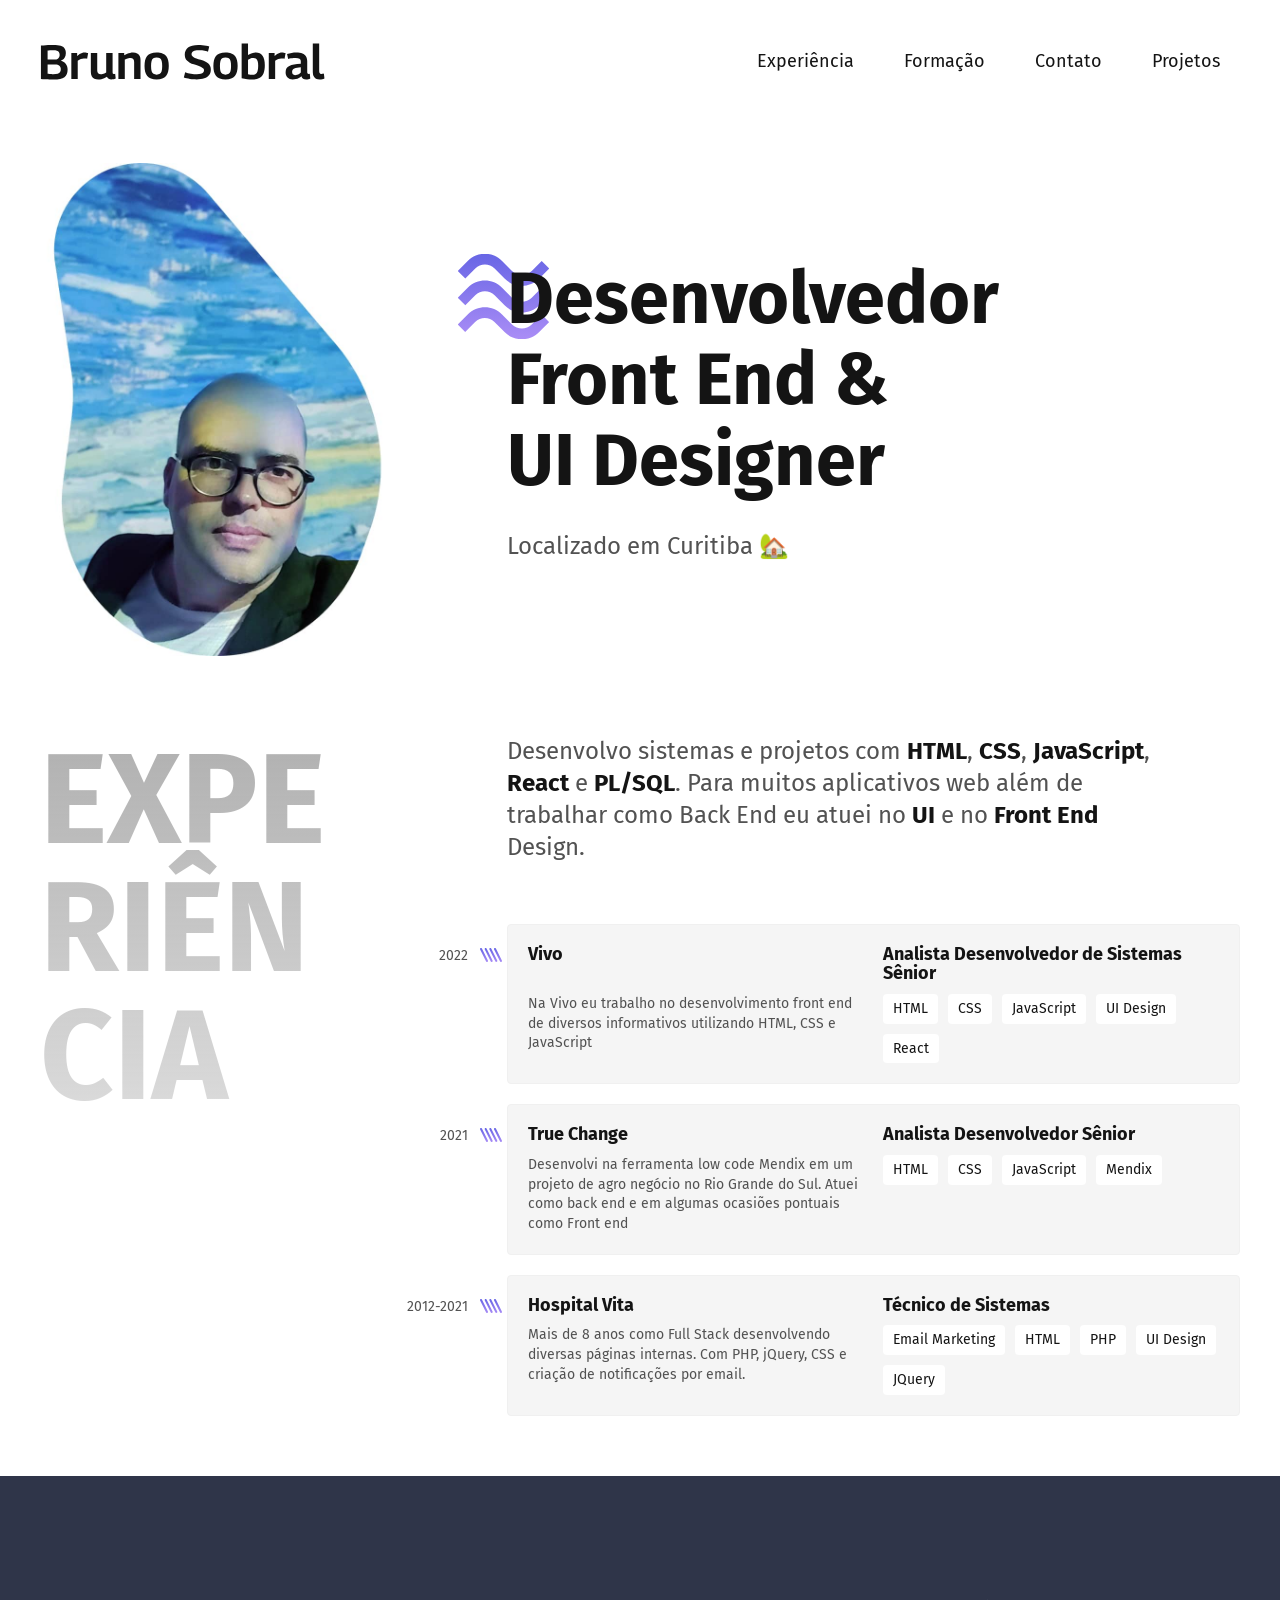
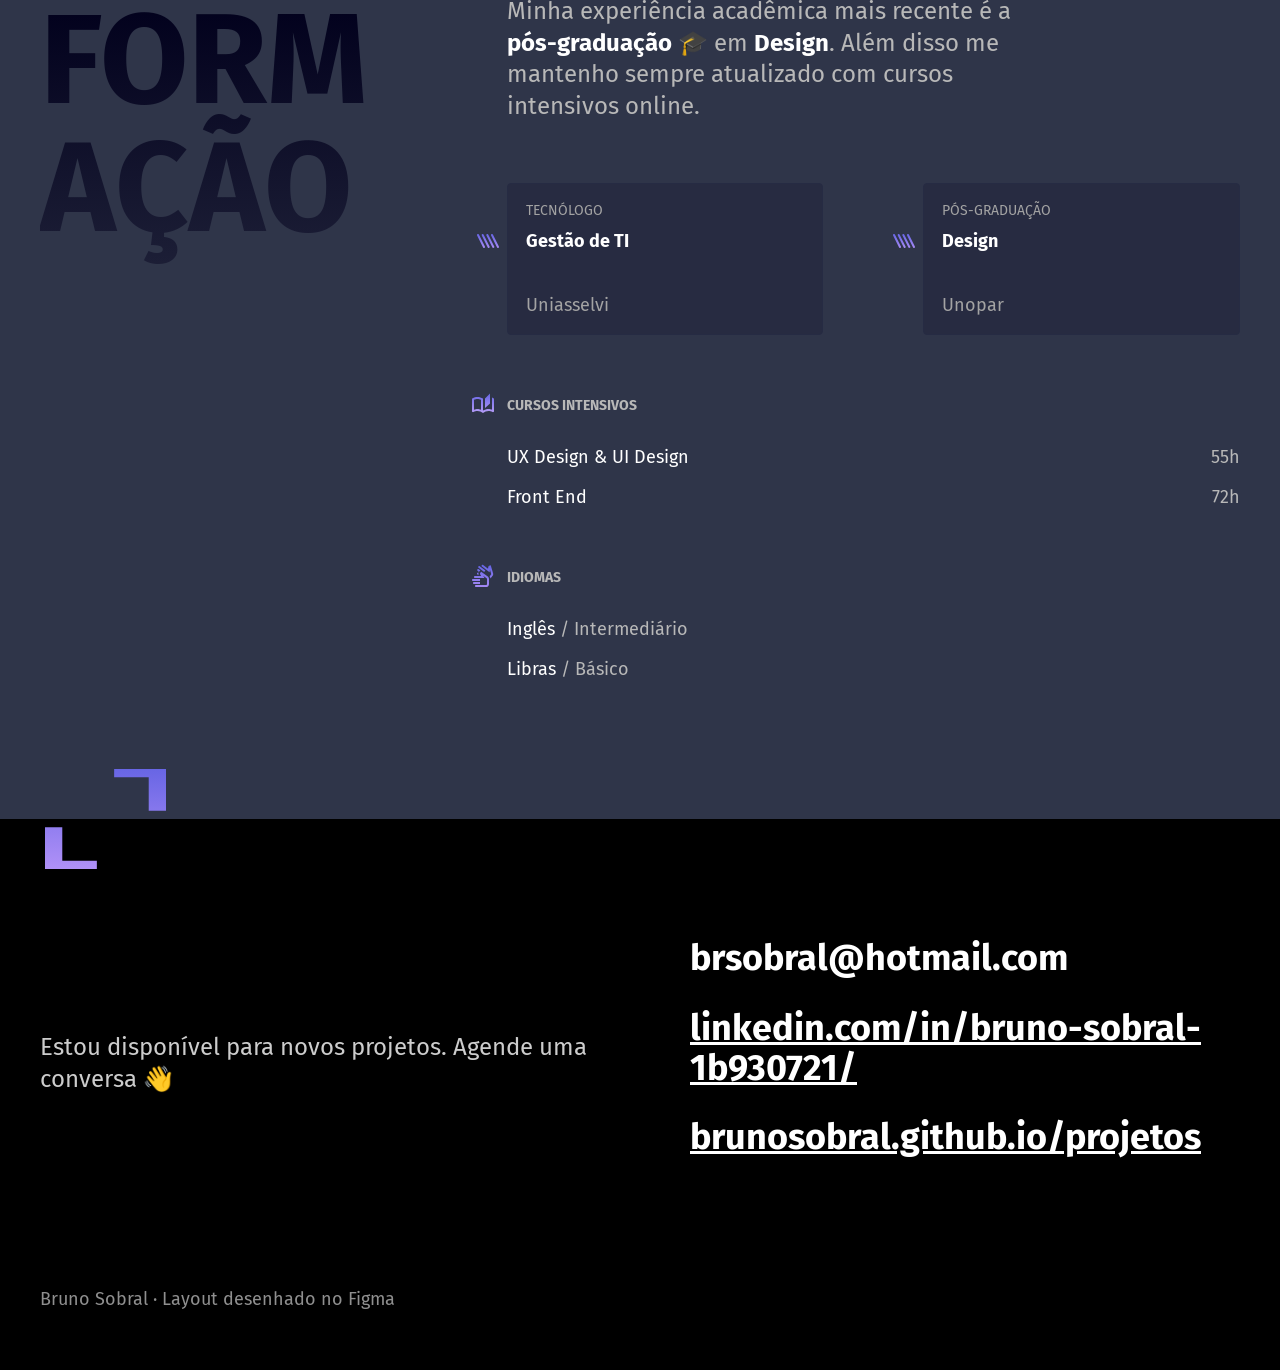
<file: index.html>
<!DOCTYPE html>
<html lang="pt-br">

<head>
  <meta charset="UTF-8">
  <meta name="viewport" content="width=device-width">
  <meta name="description" content="Currículo de Bruno Sobral, desenvolvedor de sistemas e UI designer em Curitiba. Layout desenhado por ele no Figma e codificado em HTML e CSS.">
  <meta property="og:type" content="website">
  <meta property="og:url" content="https://brunosobral.github.io/">
  <meta property="og:title" content="Bruno Sobral: currículo">
  <meta property="og:description" content="Desenvolvedor de sistemas e UI designer em Curitiba. Currículo desenhado no Figma e codificado em HTML e CSS.">
  <meta property="og:image" content="https://brunosobral.github.io/og-curriculo.png">
  <meta property="og:image:width" content="1200">
  <meta property="og:image:height" content="627">
  <meta name="twitter:card" content="summary_large_image">
  <title>Bruno Sobral: desenvolvedor e designer</title>
  <link rel="stylesheet" href="./css/style.min.css">
  <link rel="icon" href="./favicon.svg" type="image/svg+xml">
  <link rel="preconnect" href="https://fonts.googleapis.com">
  <link rel="preconnect" href="https://fonts.gstatic.com" crossorigin>
  <link href="https://fonts.googleapis.com/css2?family=Fira+Sans:wght@400;700&display=swap" rel="stylesheet">
</head>

<body>
  <header class="header">
    <img src="./img2/marca.svg" alt="Bruno Sobral" width="285" height="37">
    <nav>
      <ul class="header-menu">
        <li><a href="#experiencia">Experiência</a></li>
        <li><a href="#formacao">Formação</a></li>
        <li><a href="#contato">Contato</a></li>
        <li><a href="/projetos/">Projetos</a></li>
      </ul>
    </nav>
  </header>

  <main class="introducao">
    <img src="./img2/perfil.jpg" alt="Foto Perfil" width="387" height="520">
    <div>
      <h1>Desenvolvedor<br>Front End &<br> UI Designer</h1>
      <p>Localizado em Curitiba 🏡</p>
    </div>
  </main>

  <section class="experiencia" id="experiencia" aria-label="Experiência">
    <h2 class="subtitulo">Experiência</h2>
    <div>
      <p class="experiencia-texto">Desenvolvo sistemas e projetos
        com <strong>HTML</strong>, <strong>CSS</strong>,
        <strong>JavaScript</strong>, <strong>React</strong> e <strong>PL/SQL</strong>.
        Para muitos aplicativos web além de trabalhar como Back End eu
        atuei no <strong>UI</strong> e no
        <strong>Front End</strong> Design.
      </p>

      <div class="empresa">
        <span class="empresa-ano">2022</span>
        <h3 class="empresa-titulo">Vivo</h3>
        <span class="empresa-titulo">Analista Desenvolvedor de Sistemas Sênior</span>
        <p class="empresa-texto">Na Vivo eu trabalho no desenvolvimento front end de diversos informativos utilizando HTML, CSS e JavaScript</p>
        <ul class="empresa-habilidades">
          <li>HTML</li>
          <li>CSS</li>
          <li>JavaScript</li>
          <li>UI Design</li>
          <li>React</li>
        </ul>
      </div>

      <div class="empresa">
        <span class="empresa-ano">2021</span>
        <h3 class="empresa-titulo">True Change</h3>
        <span class="empresa-titulo">Analista Desenvolvedor Sênior</span>
        <p class="empresa-texto">Desenvolvi na ferramenta low code Mendix em um projeto de agro negócio no Rio Grande do Sul. Atuei como back end e em algumas ocasiões pontuais como Front end</p>
        <ul class="empresa-habilidades">
          <li>HTML</li>
          <li>CSS</li>
          <li>JavaScript</li>
          <li>Mendix</li>
        </ul>
      </div>

      <div class="empresa">
        <span class="empresa-ano">2012-2021</span>
        <h3 class="empresa-titulo">Hospital Vita</h3>
        <span class="empresa-titulo">Técnico de Sistemas</span>
        <p class="empresa-texto">Mais de 8 anos como Full Stack desenvolvendo diversas páginas internas. Com PHP, jQuery, CSS e criação de notificações por email.</p>
        <ul class="empresa-habilidades">
          <li>Email Marketing</li>
          <li>HTML</li>
          <li>PHP</li>
          <li>UI Design</li>
          <li>JQuery</li>
        </ul>
      </div>
    </div>
  </section>

  <section class="formacao" id="formacao" aria-label="Formação">
    <div class="formacao-container">
      <h2 class="subtitulo">Formação</h2>
      <div>
        <p class="formacao-texto"> Minha experiência acadêmica
          mais recente é a
          <strong>pós-graduação</strong> 🎓 em <strong>Design</strong>.
          Além disso me mantenho sempre atualizado
          com cursos intensivos online.
        </p>

        <ul class="faculdade-lista">
          <li class="faculdade">
            <span class="faculdade-tipo">Tecnólogo</span>
            <h3 class="faculdade-curso">Gestão de TI</h3>
            <span class="faculdade-instituicao">Uniasselvi</span>
          </li>
          <li class="faculdade">
            <span class="faculdade-tipo">Pós-graduação</span>
            <h3 class="faculdade-curso">Design</h3>
            <span class="faculdade-instituicao">Unopar</span>
          </li>
        </ul>

        <div class="formacao-extra">
          <div class="cursos">
            <h3>Cursos Intensivos</h3>
            <ul>
              <li>UX Design & UI Design <span>55h</span></li>
              <li>Front End <span>72h</span></li>
            </ul>
          </div>

          <div class="idiomas">
            <h3>Idiomas</h3>
            <ul>
              <li>Inglês <span>/ Intermediário</span></li>
              <li>Libras <span>/ Básico</span></li>
            </ul>
          </div>
        </div>

      </div>
    </div>
  </section>

  <footer class="footer" id="contato">
    <div class="footer-container">
      <p class="footer-texto">Estou disponível para novos projetos. Agende uma conversa 👋</p>
      <ul class="footer-contato">
        <li>brsobral@hotmail.com</li>
        <li><a href="https://www.linkedin.com/in/bruno-sobral-1b930721/">linkedin.com/in/bruno-sobral-1b930721/</a></li>
        <li><a href="/projetos/">brunosobral.github.io/projetos</a></li>
      </ul>
      <p class="footer-copy">Bruno Sobral · Layout desenhado no Figma</p>
    </div>
  </footer>


</body>

</html>
</file>
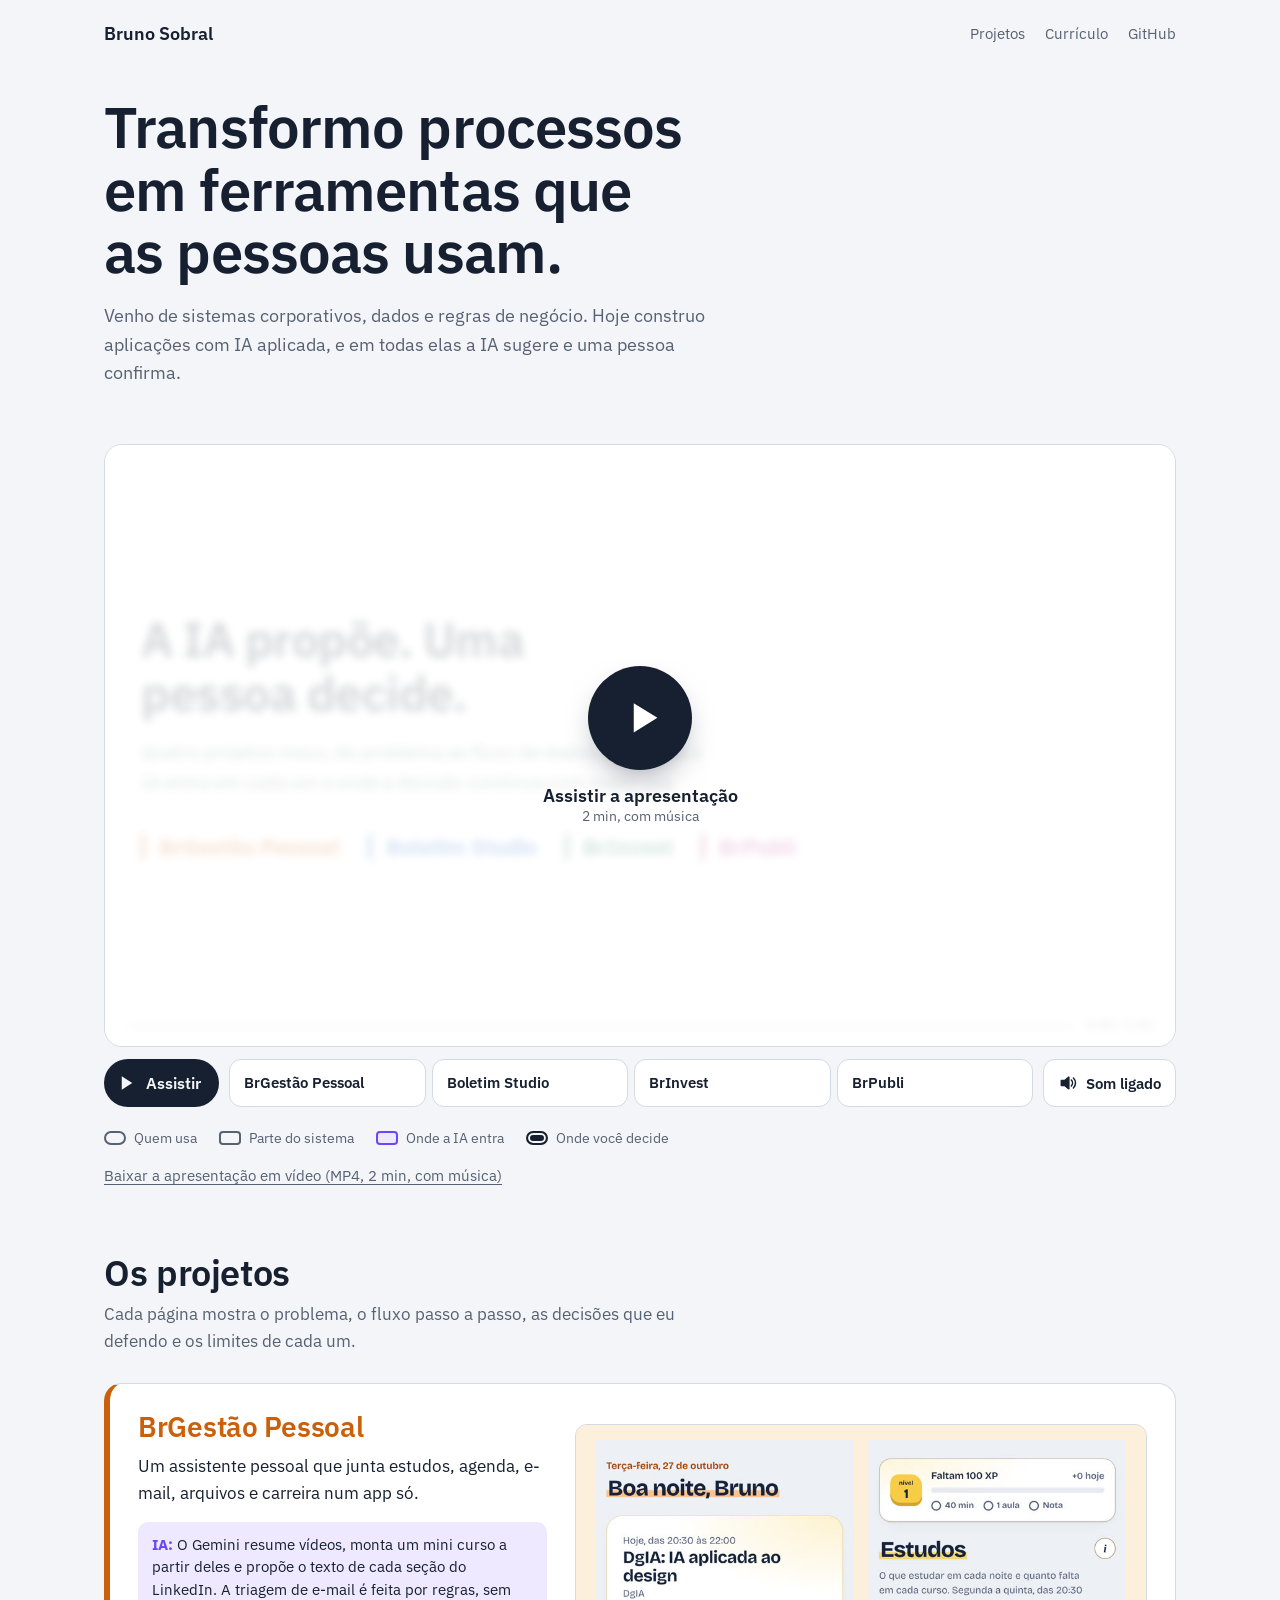
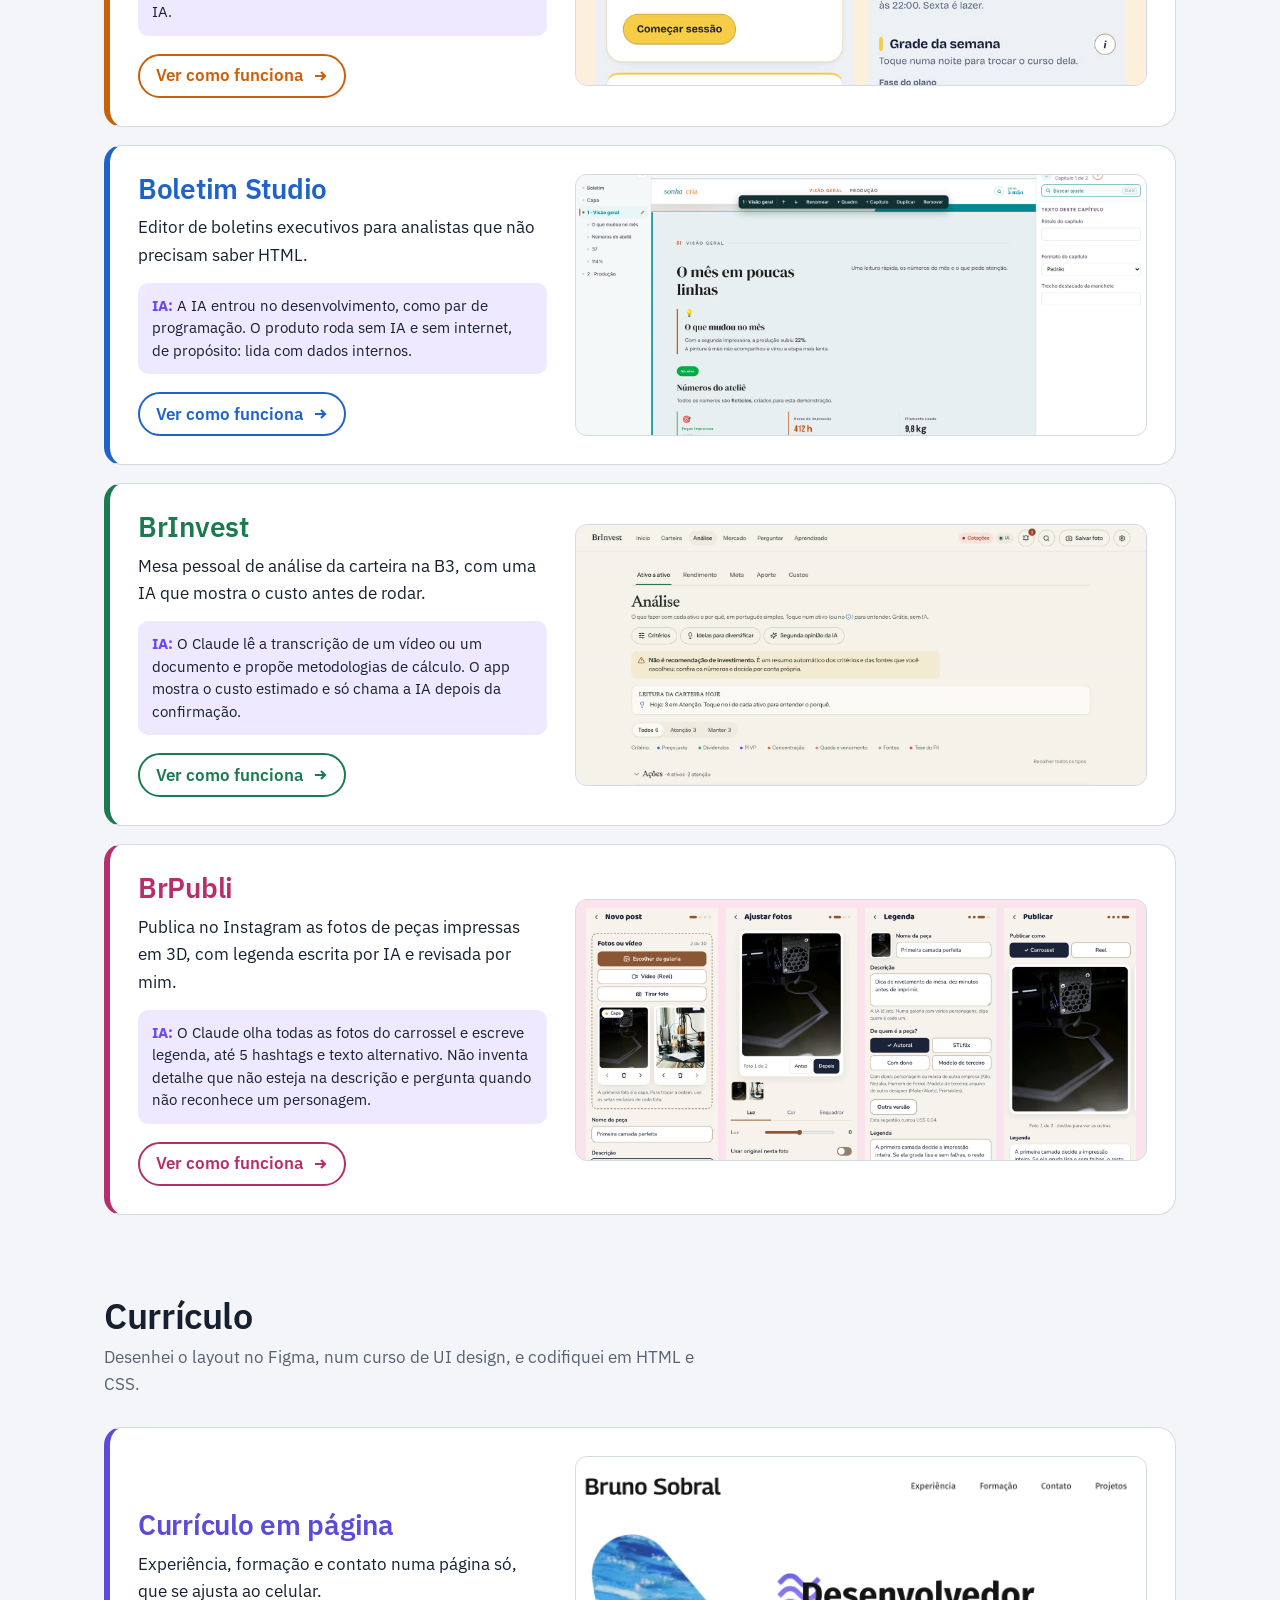
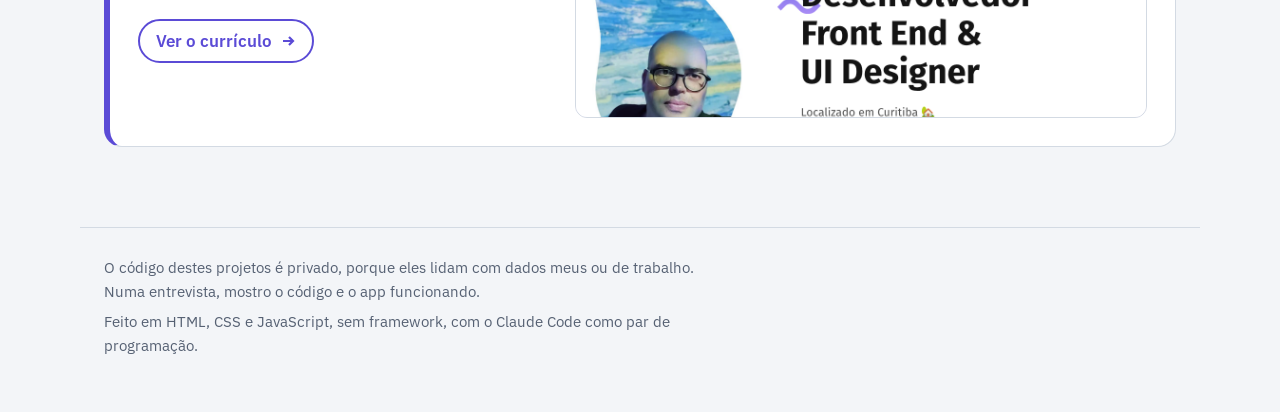
<file: projetos/index.html>
<!doctype html>
<html lang="pt-BR">
<head>
<meta charset="utf-8">
<meta name="viewport" content="width=device-width, initial-scale=1">
<title>Bruno Sobral: projetos com IA aplicada</title>
<meta name="description" content="Quatro projetos pessoais, do problema ao fluxo de dados, mostrando onde a IA entra e onde a decisão continua com uma pessoa.">
<meta property="og:type" content="website">
<meta property="og:title" content="Bruno Sobral: projetos com IA aplicada">
<meta property="og:description" content="Quatro projetos pessoais, do problema ao fluxo de dados, mostrando onde a IA entra e onde a decisão continua com uma pessoa.">
<meta property="og:url" content="https://brunosobral.github.io/projetos/">
<meta property="og:image" content="https://brunosobral.github.io/projetos/og/inicio.png">
<meta property="og:image:width" content="1200">
<meta property="og:image:height" content="630">
<meta name="twitter:card" content="summary_large_image">
<link rel="icon" href="../favicon.svg" type="image/svg+xml">
<link rel="preconnect" href="https://fonts.googleapis.com">
<link rel="preconnect" href="https://fonts.gstatic.com" crossorigin>
<link href="https://fonts.googleapis.com/css2?family=IBM+Plex+Sans:ital,wght@0,400;0,500;0,600;0,700;1,400&display=swap" rel="stylesheet">
<link rel="stylesheet" href="estilo.css">
</head>
<body>
<a class="pular" href="#conteudo">Pular para o conteúdo</a>
<header class="topo largura">
  <a class="nome" href="">Bruno Sobral</a>
  <nav aria-label="Principal"><a href="#projetos">Projetos</a><a href="/">Currículo</a><a href="https://github.com/BrunoSobral">GitHub</a></nav>
</header>
<main id="conteudo">
<section class="abertura largura">
  <h1>Transformo processos em ferramentas que as pessoas usam.</h1>
  <p>Venho de sistemas corporativos, dados e regras de negócio. Hoje construo aplicações com IA aplicada, e em todas elas a IA sugere e uma pessoa confirma.</p>
</section>
<section class="apresentacao largura" aria-label="Apresentação dos projetos">
  <div class="palco" data-palco data-trilha="video/trilha.mp3" data-abre="&lt;p class=&quot;grande&quot;&gt;A IA propõe. Uma pessoa decide.&lt;/p&gt;&lt;p class=&quot;miuda&quot;&gt;Quatro projetos meus, do problema ao fluxo de dados. Veja onde a IA entra em cada um e onde a decisão continua com quem usa.&lt;/p&gt;" data-fecha="&lt;p class=&quot;grande&quot;&gt;Ferramentas que as pessoas usam, com IA onde ela ajuda.&lt;/p&gt;&lt;p class=&quot;miuda&quot;&gt;Os diagramas e o que cada projeto resolve estão em brunosobral.github.io/projetos&lt;/p&gt;"></div>
  <div class="controles">
    <button class="botao-tocar" type="button" data-tocar><svg viewBox="0 0 24 24" aria-hidden="true"><path d="M5 3l14 9-14 9z"/></svg><span>Assistir</span></button>
    <div class="capitulos" data-capitulos></div>
    <button class="botao-som" type="button" data-som aria-pressed="true"><svg viewBox="0 0 24 24" aria-hidden="true"><path class="alto" d="M4 9h4l5-4v14l-5-4H4z"/><path class="ondas" d="M16 8.5a5 5 0 0 1 0 7M18.5 6a8.5 8.5 0 0 1 0 12"/><path class="x" d="M16 9l5 6M21 9l-5 6"/></svg><span>Som ligado</span></button>
  </div>
  <ul class="legenda" aria-label="Como ler os diagramas">
    <li><i class="amostra pessoa"></i>Quem usa</li>
    <li><i class="amostra"></i>Parte do sistema</li>
    <li><i class="amostra ia"></i>Onde a IA entra</li>
    <li><i class="amostra decide"></i>Onde você decide</li>
  </ul>
  <p class="baixar"><a href="video/projetos-bruno-sobral.mp4" download>Baixar a apresentação em vídeo (MP4, 2 min, com música)</a></p>
</section>
<section class="largura" id="projetos">
  <h2 class="secao-titulo">Os projetos</h2>
  <p class="secao-intro">Cada página mostra o problema, o fluxo passo a passo, as decisões que eu defendo e os limites de cada um.</p>
  <ul class="projetos">
  <li class="projeto p-brgestao">
    <div>
      <h3>BrGestão Pessoal</h3>
      <p class="resumo">Um assistente pessoal que junta estudos, agenda, e-mail, arquivos e carreira num app só.</p>
      <p class="onde-ia"><strong>IA:</strong> O Gemini resume vídeos, monta um mini curso a partir deles e propõe o texto de cada seção do LinkedIn. A triagem de e-mail é feita por regras, sem IA.</p>
      <a class="link-ver" href="brgestao/">Ver como funciona <svg viewBox="0 0 16 16" aria-hidden="true"><path d="M3 8h10M9 4l4 4-4 4"/></svg></a>
    </div>
    <a class="miniatura" href="brgestao/" tabindex="-1" aria-hidden="true"><img src="telas/brgestao-celular.jpg" alt="" loading="lazy"></a>
  </li>
  <li class="projeto p-boletim">
    <div>
      <h3>Boletim Studio</h3>
      <p class="resumo">Editor de boletins executivos para analistas que não precisam saber HTML.</p>
      <p class="onde-ia"><strong>IA:</strong> A IA entrou no desenvolvimento, como par de programação. O produto roda sem IA e sem internet, de propósito: lida com dados internos.</p>
      <a class="link-ver" href="boletim/">Ver como funciona <svg viewBox="0 0 16 16" aria-hidden="true"><path d="M3 8h10M9 4l4 4-4 4"/></svg></a>
    </div>
    <a class="miniatura" href="boletim/" tabindex="-1" aria-hidden="true"><img src="telas/boletim-editor.jpg" alt="" loading="lazy"></a>
  </li>
  <li class="projeto p-brinvest">
    <div>
      <h3>BrInvest</h3>
      <p class="resumo">Mesa pessoal de análise da carteira na B3, com uma IA que mostra o custo antes de rodar.</p>
      <p class="onde-ia"><strong>IA:</strong> O Claude lê a transcrição de um vídeo ou um documento e propõe metodologias de cálculo. O app mostra o custo estimado e só chama a IA depois da confirmação.</p>
      <a class="link-ver" href="brinvest/">Ver como funciona <svg viewBox="0 0 16 16" aria-hidden="true"><path d="M3 8h10M9 4l4 4-4 4"/></svg></a>
    </div>
    <a class="miniatura" href="brinvest/" tabindex="-1" aria-hidden="true"><img src="telas/brinvest-analise.jpg" alt="" loading="lazy"></a>
  </li>
  <li class="projeto p-brpubli">
    <div>
      <h3>BrPubli</h3>
      <p class="resumo">Publica no Instagram as fotos de peças impressas em 3D, com legenda escrita por IA e revisada por mim.</p>
      <p class="onde-ia"><strong>IA:</strong> O Claude olha todas as fotos do carrossel e escreve legenda, até 5 hashtags e texto alternativo. Não inventa detalhe que não esteja na descrição e pergunta quando não reconhece um personagem.</p>
      <a class="link-ver" href="brpubli/">Ver como funciona <svg viewBox="0 0 16 16" aria-hidden="true"><path d="M3 8h10M9 4l4 4-4 4"/></svg></a>
    </div>
    <a class="miniatura" href="brpubli/" tabindex="-1" aria-hidden="true"><img src="telas/brpubli-fluxo.jpg" alt="" loading="lazy"></a>
  </li>
  </ul>
</section>
<section class="largura" id="curriculo">
  <h2 class="secao-titulo">Currículo</h2>
  <p class="secao-intro">Desenhei o layout no Figma, num curso de UI design, e codifiquei em HTML e CSS.</p>
  <ul class="projetos">
  <li class="projeto p-curriculo">
    <div>
      <h3>Currículo em página</h3>
      <p class="resumo">Experiência, formação e contato numa página só, que se ajusta ao celular.</p>
      <a class="link-ver" href="/">Ver o currículo <svg viewBox="0 0 16 16" aria-hidden="true"><path d="M3 8h10M9 4l4 4-4 4"/></svg></a>
    </div>
    <a class="miniatura" href="/" tabindex="-1" aria-hidden="true"><img src="/og-curriculo.png" alt="" loading="lazy"></a>
  </li>
  </ul>
</section>
</main>
<footer class="rodape largura">
  <p>O código destes projetos é privado, porque eles lidam com dados meus ou de trabalho. Numa entrevista, mostro o código e o app funcionando.</p>
  <p>Feito em HTML, CSS e JavaScript, sem framework, com o Claude Code como par de programação.</p>
</footer>
<script src="dados.js"></script>
<script src="diagrama.js"></script>
<script src="player.js"></script>
</body>
</html>
</file>
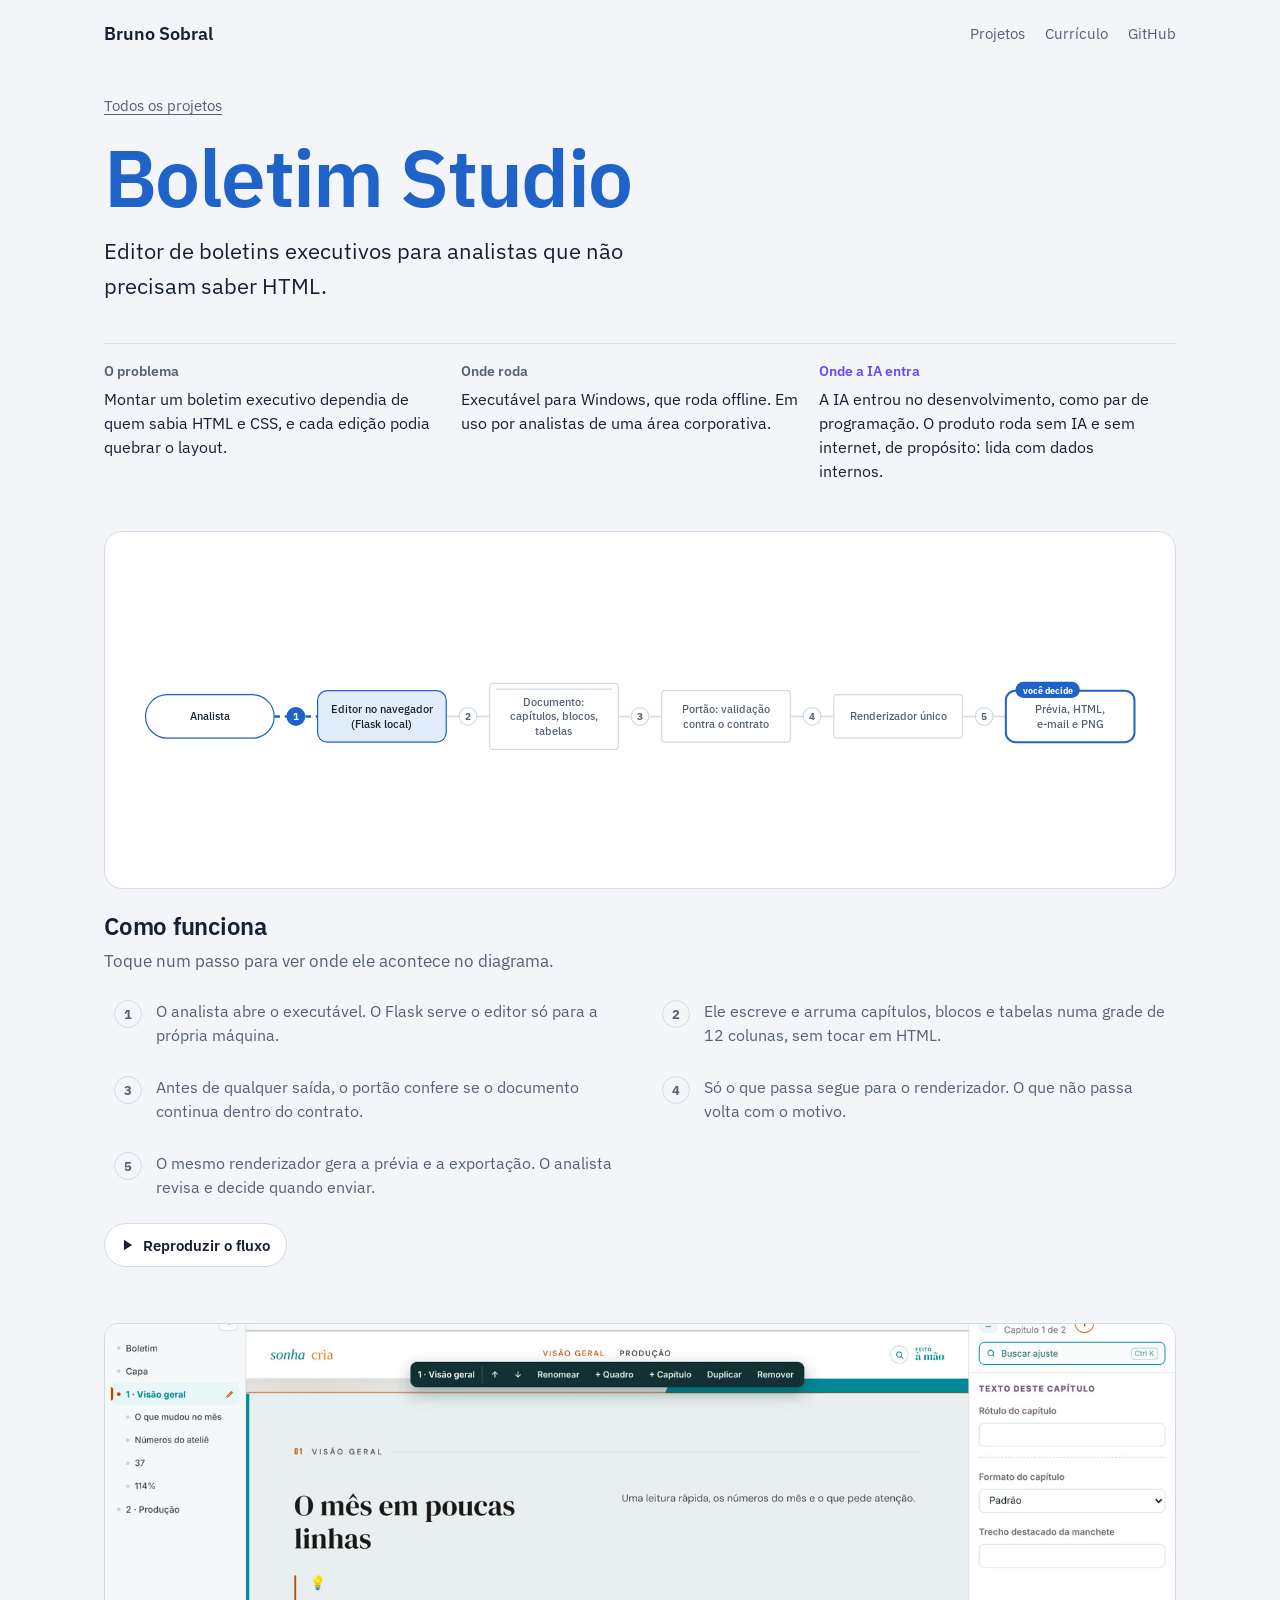
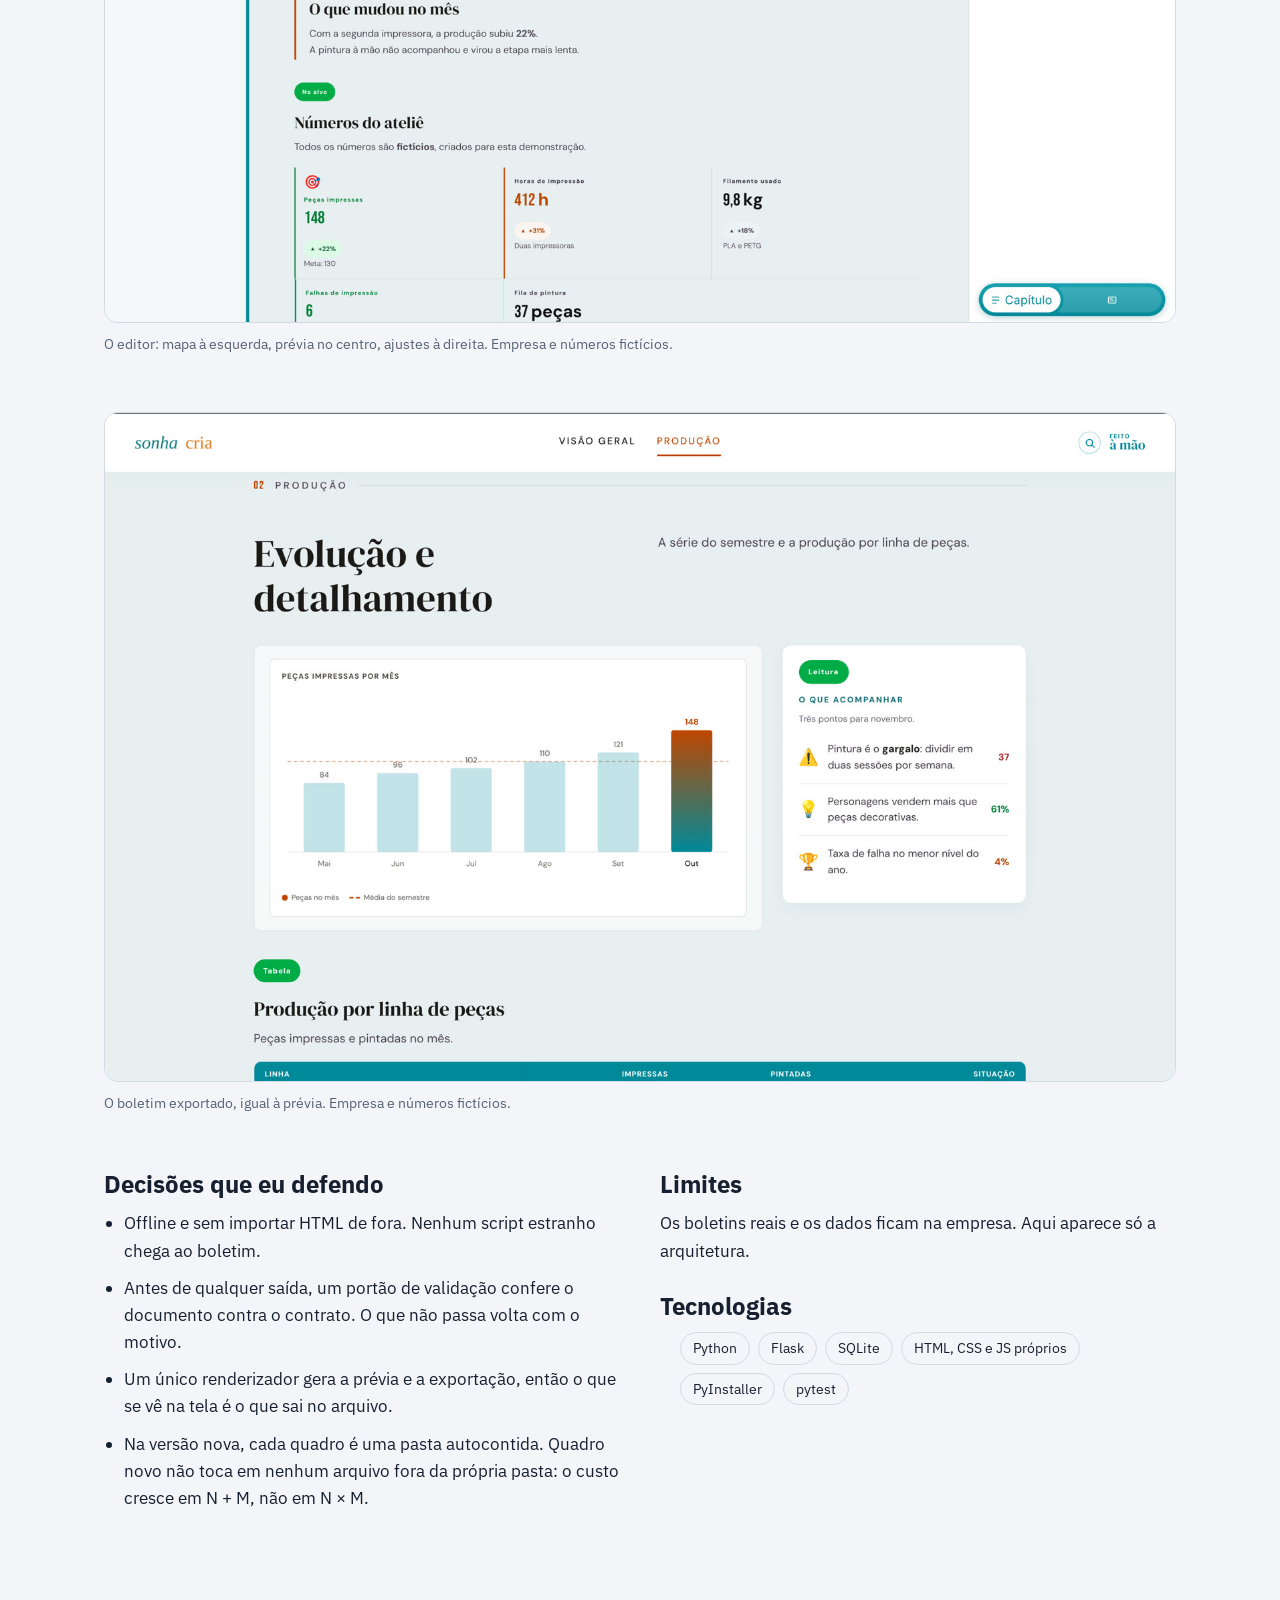
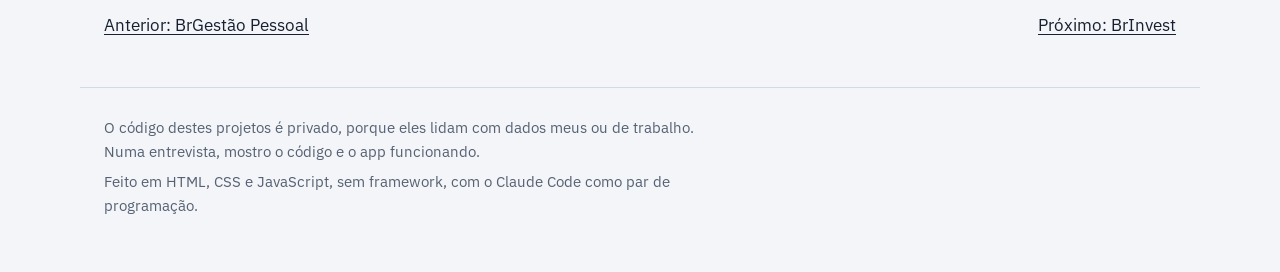
<file: projetos/boletim/index.html>
<!doctype html>
<html lang="pt-BR">
<head>
<meta charset="utf-8">
<meta name="viewport" content="width=device-width, initial-scale=1">
<title>Boletim Studio: Editor de boletins executivos para analistas que não precisam saber HTML.</title>
<meta name="description" content="Montar um boletim executivo dependia de quem sabia HTML e CSS, e cada edição podia quebrar o layout.">
<meta property="og:type" content="website">
<meta property="og:title" content="Boletim Studio: Editor de boletins executivos para analistas que não precisam saber HTML.">
<meta property="og:description" content="Montar um boletim executivo dependia de quem sabia HTML e CSS, e cada edição podia quebrar o layout.">
<meta property="og:url" content="https://brunosobral.github.io/projetos/boletim/">
<meta property="og:image" content="https://brunosobral.github.io/projetos/og/boletim.png">
<meta property="og:image:width" content="1200">
<meta property="og:image:height" content="630">
<meta name="twitter:card" content="summary_large_image">
<link rel="icon" href="../../favicon.svg" type="image/svg+xml">
<link rel="preconnect" href="https://fonts.googleapis.com">
<link rel="preconnect" href="https://fonts.gstatic.com" crossorigin>
<link href="https://fonts.googleapis.com/css2?family=IBM+Plex+Sans:ital,wght@0,400;0,500;0,600;0,700;1,400&display=swap" rel="stylesheet">
<link rel="stylesheet" href="../estilo.css">
</head>
<body class="p-boletim">
<a class="pular" href="#conteudo">Pular para o conteúdo</a>
<header class="topo largura">
  <a class="nome" href="../">Bruno Sobral</a>
  <nav aria-label="Principal"><a href="../#projetos">Projetos</a><a href="/">Currículo</a><a href="https://github.com/BrunoSobral">GitHub</a></nav>
</header>
<main id="conteudo" class="largura">
<section class="cabeca-projeto">
  <a class="voltar" href="../">Todos os projetos</a>
  <h1>Boletim Studio</h1>
  <p class="resumo">Editor de boletins executivos para analistas que não precisam saber HTML.</p>
</section>
<dl class="fatos">
  <div><dt>O problema</dt><dd>Montar um boletim executivo dependia de quem sabia HTML e CSS, e cada edição podia quebrar o layout.</dd></div>
  <div><dt>Onde roda</dt><dd>Executável para Windows, que roda offline. Em uso por analistas de uma área corporativa.</dd></div>
  <div class="fato-ia"><dt>Onde a IA entra</dt><dd>A IA entrou no desenvolvimento, como par de programação. O produto roda sem IA e sem internet, de propósito: lida com dados internos.</dd></div>
</dl>
<section class="fluxo" aria-labelledby="t-fluxo">
  <div class="quadro"><div data-diagrama></div></div>
  <div>
    <h2 id="t-fluxo" class="secao-titulo" style="font-size:24px">Como funciona</h2>
    <p class="secao-intro" style="margin-bottom:12px">Toque num passo para ver onde ele acontece no diagrama.</p>
    <ol class="passos">
      <li><button type="button" data-passo="0" aria-current="true">O analista abre o executável. O Flask serve o editor só para a própria máquina.</button></li>
      <li><button type="button" data-passo="1" aria-current="false">Ele escreve e arruma capítulos, blocos e tabelas numa grade de 12 colunas, sem tocar em HTML.</button></li>
      <li><button type="button" data-passo="2" aria-current="false">Antes de qualquer saída, o portão confere se o documento continua dentro do contrato.</button></li>
      <li><button type="button" data-passo="3" aria-current="false">Só o que passa segue para o renderizador. O que não passa volta com o motivo.</button></li>
      <li><button type="button" data-passo="4" aria-current="false">O mesmo renderizador gera a prévia e a exportação. O analista revisa e decide quando enviar.</button></li>
    </ol>
    <div class="acoes"><button class="botao-secundario" type="button" data-reproduzir><svg viewBox="0 0 24 24" aria-hidden="true"><path d="M5 3l14 9-14 9z"/></svg>Reproduzir o fluxo</button></div>
  </div>
</section>
<figure class="tela-projeto"><img src="../telas/boletim-editor.jpg" alt="Editor do Boletim com o mapa de capítulos à esquerda, a prévia no centro e o painel de ajustes à direita." loading="lazy"><figcaption>O editor: mapa à esquerda, prévia no centro, ajustes à direita. Empresa e números fictícios.</figcaption></figure>
<figure class="tela-projeto"><img src="../telas/boletim-prod.jpg" alt="Boletim exportado com gráfico de colunas de peças impressas por mês e uma lista do que acompanhar." loading="lazy"><figcaption>O boletim exportado, igual à prévia. Empresa e números fictícios.</figcaption></figure>
<section class="texto-projeto">
  <div>
    <h2>Decisões que eu defendo</h2>
    <ul>
      <li>Offline e sem importar HTML de fora. Nenhum script estranho chega ao boletim.</li>
      <li>Antes de qualquer saída, um portão de validação confere o documento contra o contrato. O que não passa volta com o motivo.</li>
      <li>Um único renderizador gera a prévia e a exportação, então o que se vê na tela é o que sai no arquivo.</li>
      <li>Na versão nova, cada quadro é uma pasta autocontida. Quadro novo não toca em nenhum arquivo fora da própria pasta: o custo cresce em N + M, não em N × M.</li>
    </ul>
  </div>
  <div>
    <h2>Limites</h2>
    <p>Os boletins reais e os dados ficam na empresa. Aqui aparece só a arquitetura.</p>
    <h2>Tecnologias</h2>
    <ul class="etiquetas"><li>Python</li><li>Flask</li><li>SQLite</li><li>HTML, CSS e JS próprios</li><li>PyInstaller</li><li>pytest</li></ul>
  </div>
</section>
<nav class="proximo" aria-label="Outros projetos">
  <a href="../brgestao/">Anterior: BrGestão Pessoal</a>
  <a href="../brinvest/">Próximo: BrInvest</a>
</nav>
</main>
<footer class="rodape largura">
  <p>O código destes projetos é privado, porque eles lidam com dados meus ou de trabalho. Numa entrevista, mostro o código e o app funcionando.</p>
  <p>Feito em HTML, CSS e JavaScript, sem framework, com o Claude Code como par de programação.</p>
</footer>
<script src="../dados.js"></script>
<script src="../diagrama.js"></script>
<script>
(() => {
  const p = PROJETOS.find((x) => x.id === "boletim");
  const d = criarDiagrama(document.querySelector("[data-diagrama]"), p);
  const botoes = [...document.querySelectorAll("[data-passo]")];
  let timer;
  const marcar = (k, animar) => {
    d.mostrarPasso(k, animar);
    botoes.forEach((b, j) => b.setAttribute("aria-current", j === k ? "true" : "false"));
  };
  botoes.forEach((b, k) => b.addEventListener("click", () => { clearInterval(timer); marcar(k, true); }));
  document.querySelector("[data-reproduzir]").addEventListener("click", () => {
    clearInterval(timer);
    let k = 0;
    marcar(k, true);
    timer = setInterval(() => { k++; if (k >= p.passos.length) return clearInterval(timer); marcar(k, true); }, 2600);
  });
  marcar(0, false);
})();
</script>
</body>
</html>
</file>
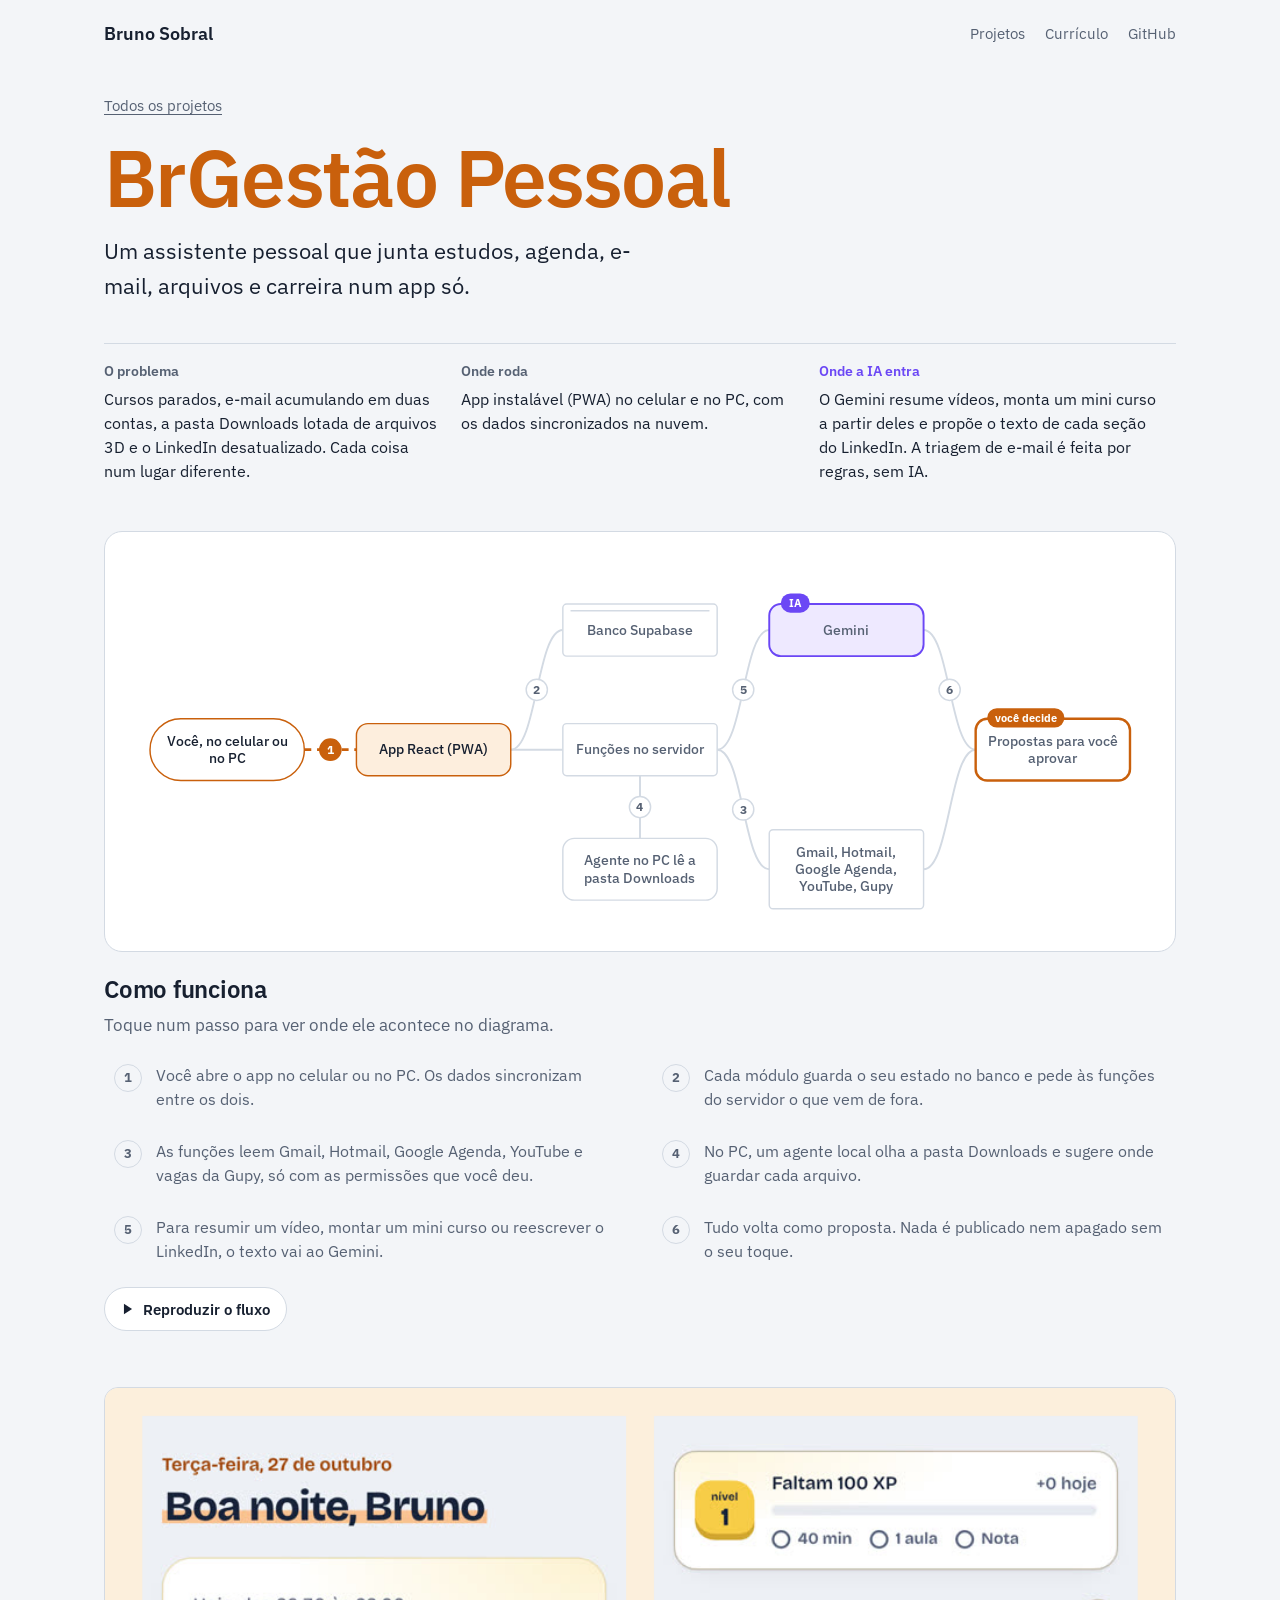
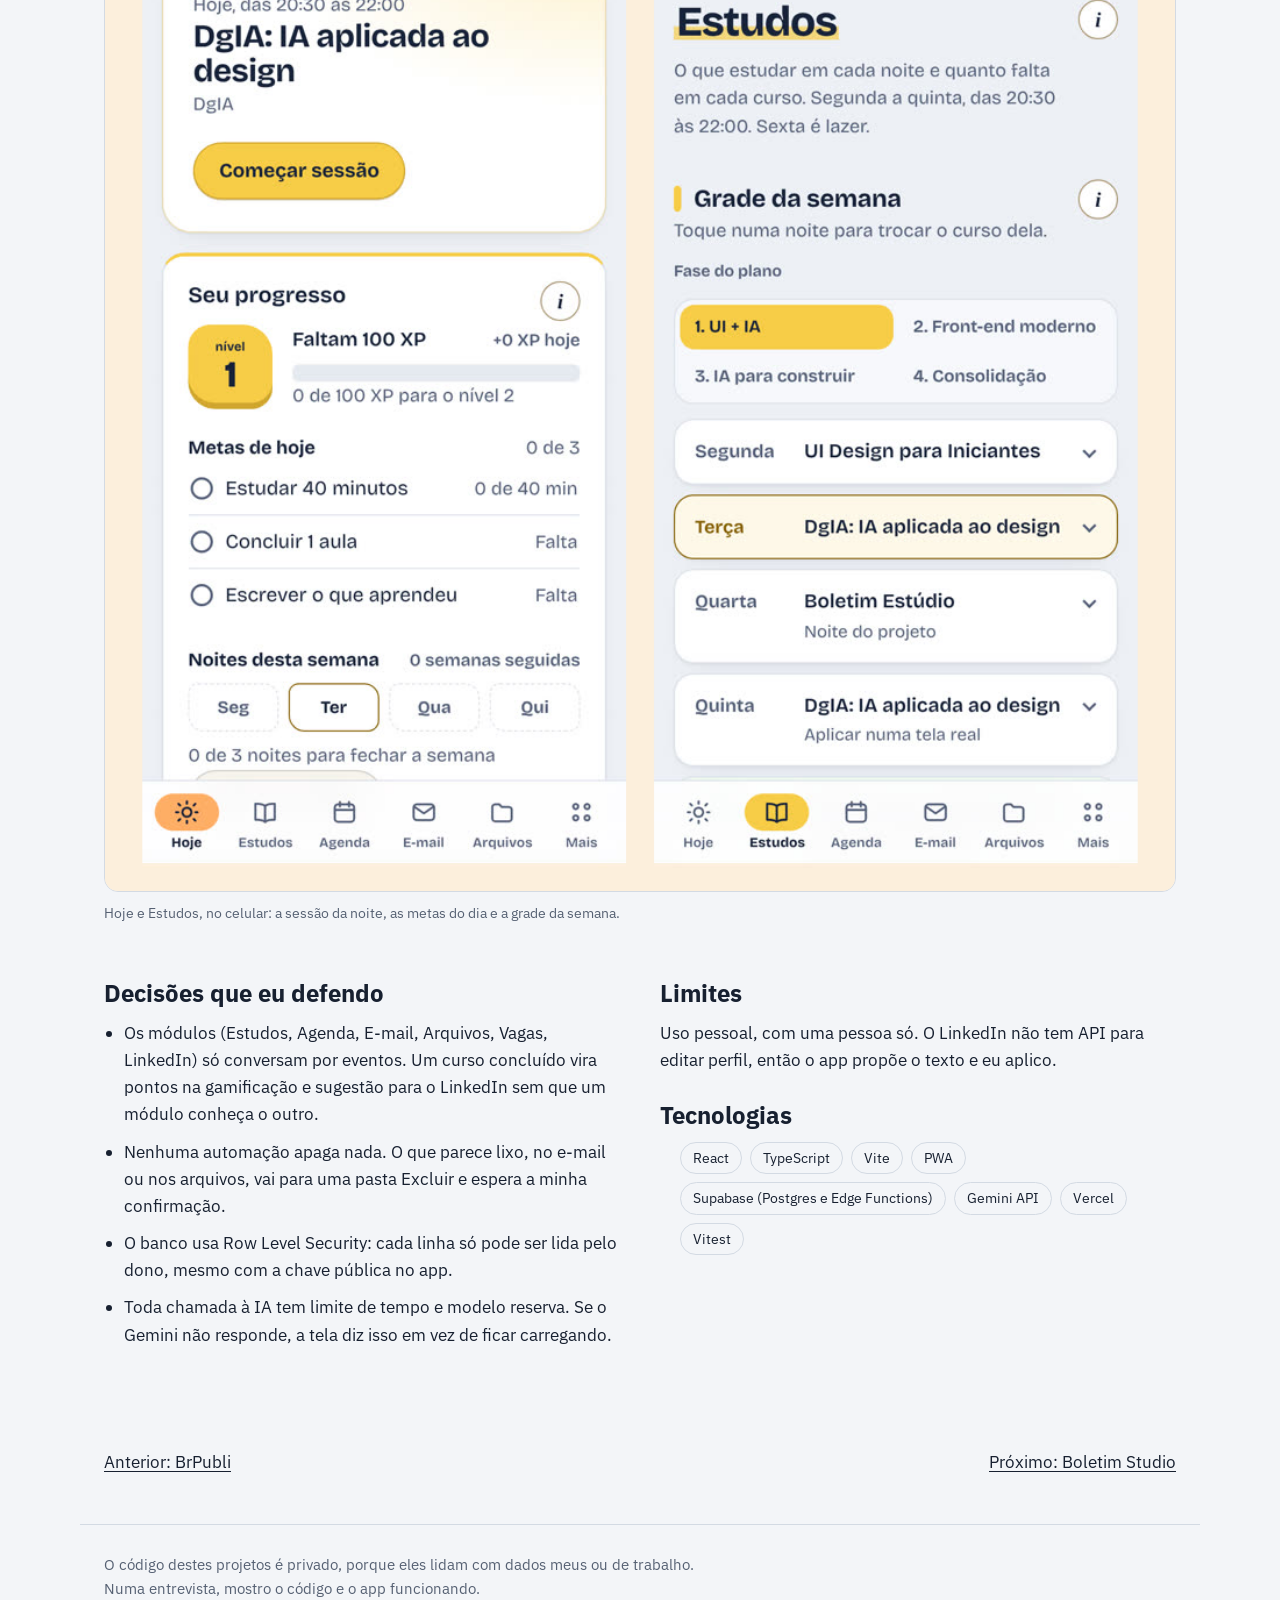
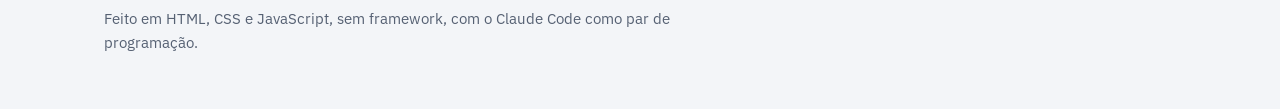
<file: projetos/brgestao/index.html>
<!doctype html>
<html lang="pt-BR">
<head>
<meta charset="utf-8">
<meta name="viewport" content="width=device-width, initial-scale=1">
<title>BrGestão Pessoal: Um assistente pessoal que junta estudos, agenda, e-mail, arquivos e carreira num app só.</title>
<meta name="description" content="Cursos parados, e-mail acumulando em duas contas, a pasta Downloads lotada de arquivos 3D e o LinkedIn desatualizado. Cada coisa num lugar diferente.">
<meta property="og:type" content="website">
<meta property="og:title" content="BrGestão Pessoal: Um assistente pessoal que junta estudos, agenda, e-mail, arquivos e carreira num app só.">
<meta property="og:description" content="Cursos parados, e-mail acumulando em duas contas, a pasta Downloads lotada de arquivos 3D e o LinkedIn desatualizado. Cada coisa num lugar diferente.">
<meta property="og:url" content="https://brunosobral.github.io/projetos/brgestao/">
<meta property="og:image" content="https://brunosobral.github.io/projetos/og/brgestao.png">
<meta property="og:image:width" content="1200">
<meta property="og:image:height" content="630">
<meta name="twitter:card" content="summary_large_image">
<link rel="icon" href="../../favicon.svg" type="image/svg+xml">
<link rel="preconnect" href="https://fonts.googleapis.com">
<link rel="preconnect" href="https://fonts.gstatic.com" crossorigin>
<link href="https://fonts.googleapis.com/css2?family=IBM+Plex+Sans:ital,wght@0,400;0,500;0,600;0,700;1,400&display=swap" rel="stylesheet">
<link rel="stylesheet" href="../estilo.css">
</head>
<body class="p-brgestao">
<a class="pular" href="#conteudo">Pular para o conteúdo</a>
<header class="topo largura">
  <a class="nome" href="../">Bruno Sobral</a>
  <nav aria-label="Principal"><a href="../#projetos">Projetos</a><a href="/">Currículo</a><a href="https://github.com/BrunoSobral">GitHub</a></nav>
</header>
<main id="conteudo" class="largura">
<section class="cabeca-projeto">
  <a class="voltar" href="../">Todos os projetos</a>
  <h1>BrGestão Pessoal</h1>
  <p class="resumo">Um assistente pessoal que junta estudos, agenda, e-mail, arquivos e carreira num app só.</p>
</section>
<dl class="fatos">
  <div><dt>O problema</dt><dd>Cursos parados, e-mail acumulando em duas contas, a pasta Downloads lotada de arquivos 3D e o LinkedIn desatualizado. Cada coisa num lugar diferente.</dd></div>
  <div><dt>Onde roda</dt><dd>App instalável (PWA) no celular e no PC, com os dados sincronizados na nuvem.</dd></div>
  <div class="fato-ia"><dt>Onde a IA entra</dt><dd>O Gemini resume vídeos, monta um mini curso a partir deles e propõe o texto de cada seção do LinkedIn. A triagem de e-mail é feita por regras, sem IA.</dd></div>
</dl>
<section class="fluxo" aria-labelledby="t-fluxo">
  <div class="quadro"><div data-diagrama></div></div>
  <div>
    <h2 id="t-fluxo" class="secao-titulo" style="font-size:24px">Como funciona</h2>
    <p class="secao-intro" style="margin-bottom:12px">Toque num passo para ver onde ele acontece no diagrama.</p>
    <ol class="passos">
      <li><button type="button" data-passo="0" aria-current="true">Você abre o app no celular ou no PC. Os dados sincronizam entre os dois.</button></li>
      <li><button type="button" data-passo="1" aria-current="false">Cada módulo guarda o seu estado no banco e pede às funções do servidor o que vem de fora.</button></li>
      <li><button type="button" data-passo="2" aria-current="false">As funções leem Gmail, Hotmail, Google Agenda, YouTube e vagas da Gupy, só com as permissões que você deu.</button></li>
      <li><button type="button" data-passo="3" aria-current="false">No PC, um agente local olha a pasta Downloads e sugere onde guardar cada arquivo.</button></li>
      <li><button type="button" data-passo="4" aria-current="false">Para resumir um vídeo, montar um mini curso ou reescrever o LinkedIn, o texto vai ao Gemini.</button></li>
      <li><button type="button" data-passo="5" aria-current="false">Tudo volta como proposta. Nada é publicado nem apagado sem o seu toque.</button></li>
    </ol>
    <div class="acoes"><button class="botao-secundario" type="button" data-reproduzir><svg viewBox="0 0 24 24" aria-hidden="true"><path d="M5 3l14 9-14 9z"/></svg>Reproduzir o fluxo</button></div>
  </div>
</section>
<figure class="tela-projeto"><img src="../telas/brgestao-celular.jpg" alt="Telas Hoje e Estudos do BrGestão no celular, com a sessão de estudo da noite, nível, metas do dia e a grade da semana." loading="lazy"><figcaption>Hoje e Estudos, no celular: a sessão da noite, as metas do dia e a grade da semana.</figcaption></figure>
<section class="texto-projeto">
  <div>
    <h2>Decisões que eu defendo</h2>
    <ul>
      <li>Os módulos (Estudos, Agenda, E-mail, Arquivos, Vagas, LinkedIn) só conversam por eventos. Um curso concluído vira pontos na gamificação e sugestão para o LinkedIn sem que um módulo conheça o outro.</li>
      <li>Nenhuma automação apaga nada. O que parece lixo, no e-mail ou nos arquivos, vai para uma pasta Excluir e espera a minha confirmação.</li>
      <li>O banco usa Row Level Security: cada linha só pode ser lida pelo dono, mesmo com a chave pública no app.</li>
      <li>Toda chamada à IA tem limite de tempo e modelo reserva. Se o Gemini não responde, a tela diz isso em vez de ficar carregando.</li>
    </ul>
  </div>
  <div>
    <h2>Limites</h2>
    <p>Uso pessoal, com uma pessoa só. O LinkedIn não tem API para editar perfil, então o app propõe o texto e eu aplico.</p>
    <h2>Tecnologias</h2>
    <ul class="etiquetas"><li>React</li><li>TypeScript</li><li>Vite</li><li>PWA</li><li>Supabase (Postgres e Edge Functions)</li><li>Gemini API</li><li>Vercel</li><li>Vitest</li></ul>
  </div>
</section>
<nav class="proximo" aria-label="Outros projetos">
  <a href="../brpubli/">Anterior: BrPubli</a>
  <a href="../boletim/">Próximo: Boletim Studio</a>
</nav>
</main>
<footer class="rodape largura">
  <p>O código destes projetos é privado, porque eles lidam com dados meus ou de trabalho. Numa entrevista, mostro o código e o app funcionando.</p>
  <p>Feito em HTML, CSS e JavaScript, sem framework, com o Claude Code como par de programação.</p>
</footer>
<script src="../dados.js"></script>
<script src="../diagrama.js"></script>
<script>
(() => {
  const p = PROJETOS.find((x) => x.id === "brgestao");
  const d = criarDiagrama(document.querySelector("[data-diagrama]"), p);
  const botoes = [...document.querySelectorAll("[data-passo]")];
  let timer;
  const marcar = (k, animar) => {
    d.mostrarPasso(k, animar);
    botoes.forEach((b, j) => b.setAttribute("aria-current", j === k ? "true" : "false"));
  };
  botoes.forEach((b, k) => b.addEventListener("click", () => { clearInterval(timer); marcar(k, true); }));
  document.querySelector("[data-reproduzir]").addEventListener("click", () => {
    clearInterval(timer);
    let k = 0;
    marcar(k, true);
    timer = setInterval(() => { k++; if (k >= p.passos.length) return clearInterval(timer); marcar(k, true); }, 2600);
  });
  marcar(0, false);
})();
</script>
</body>
</html>
</file>
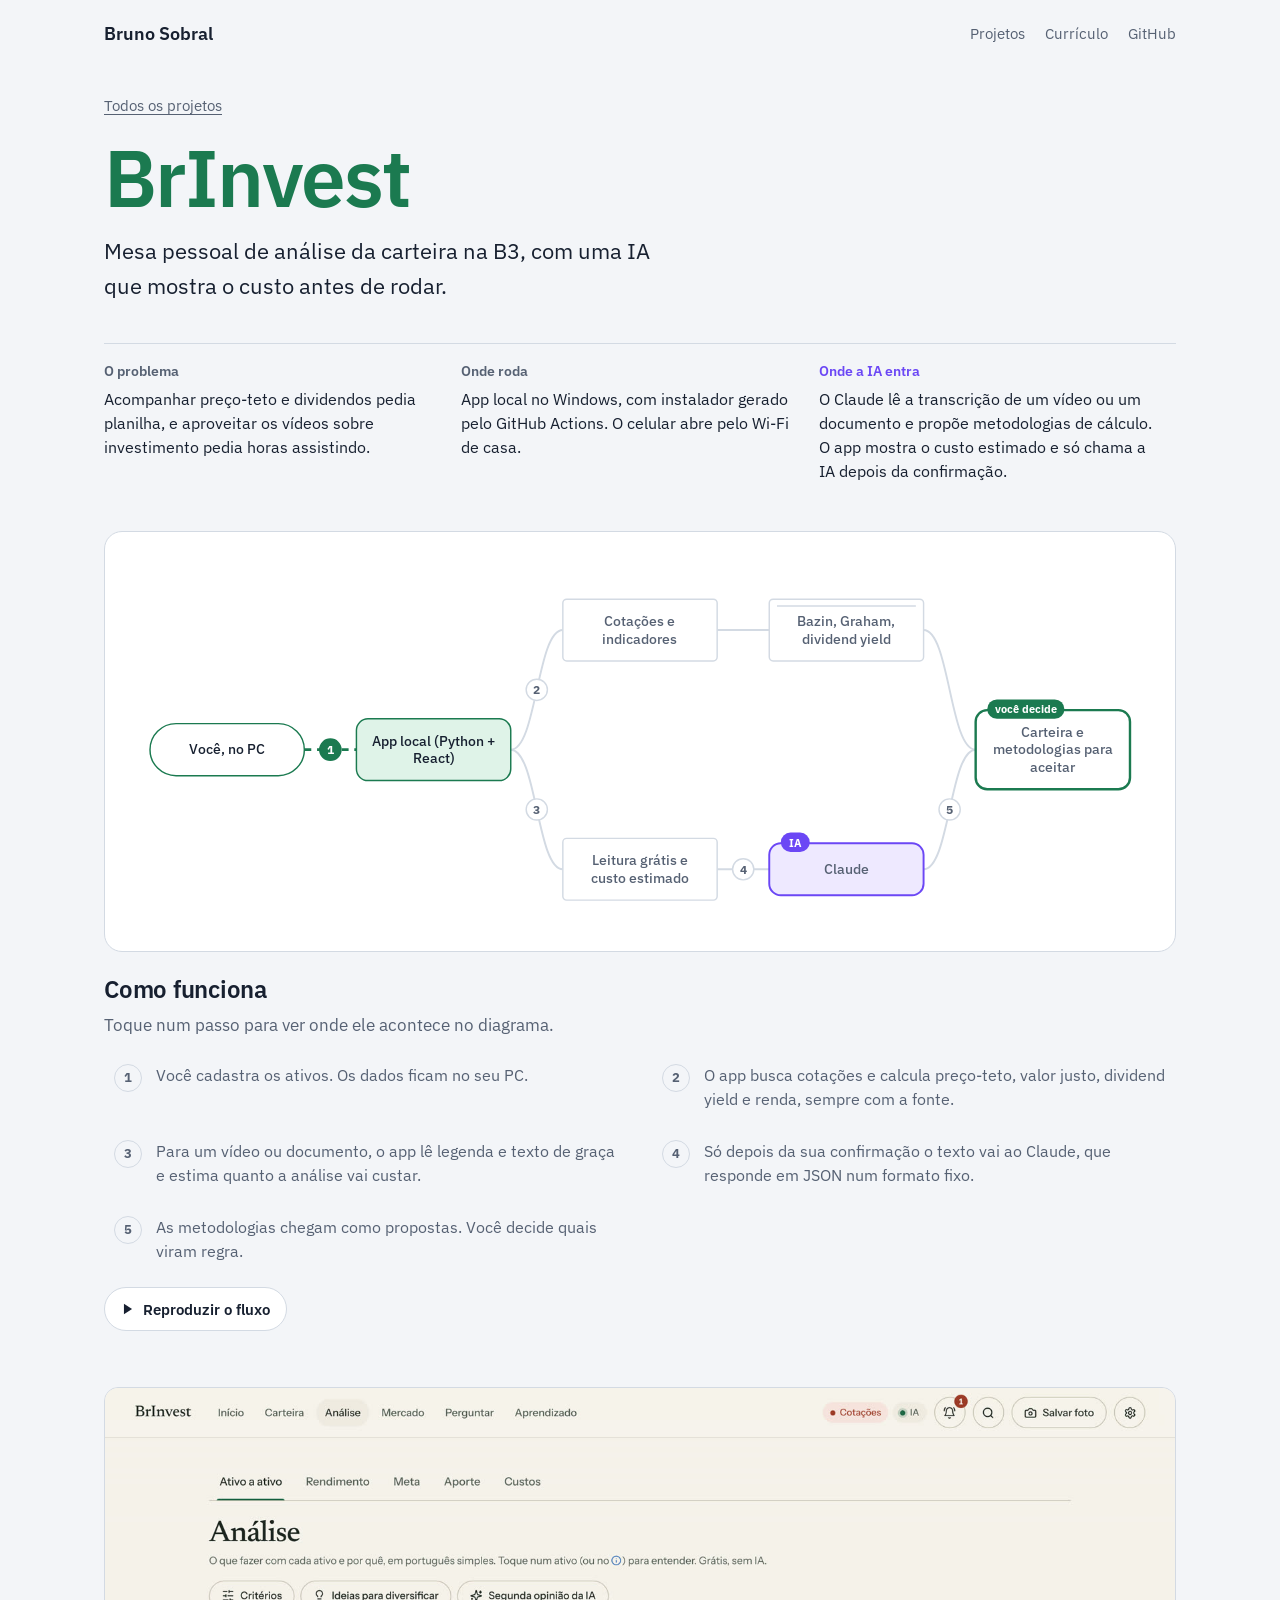
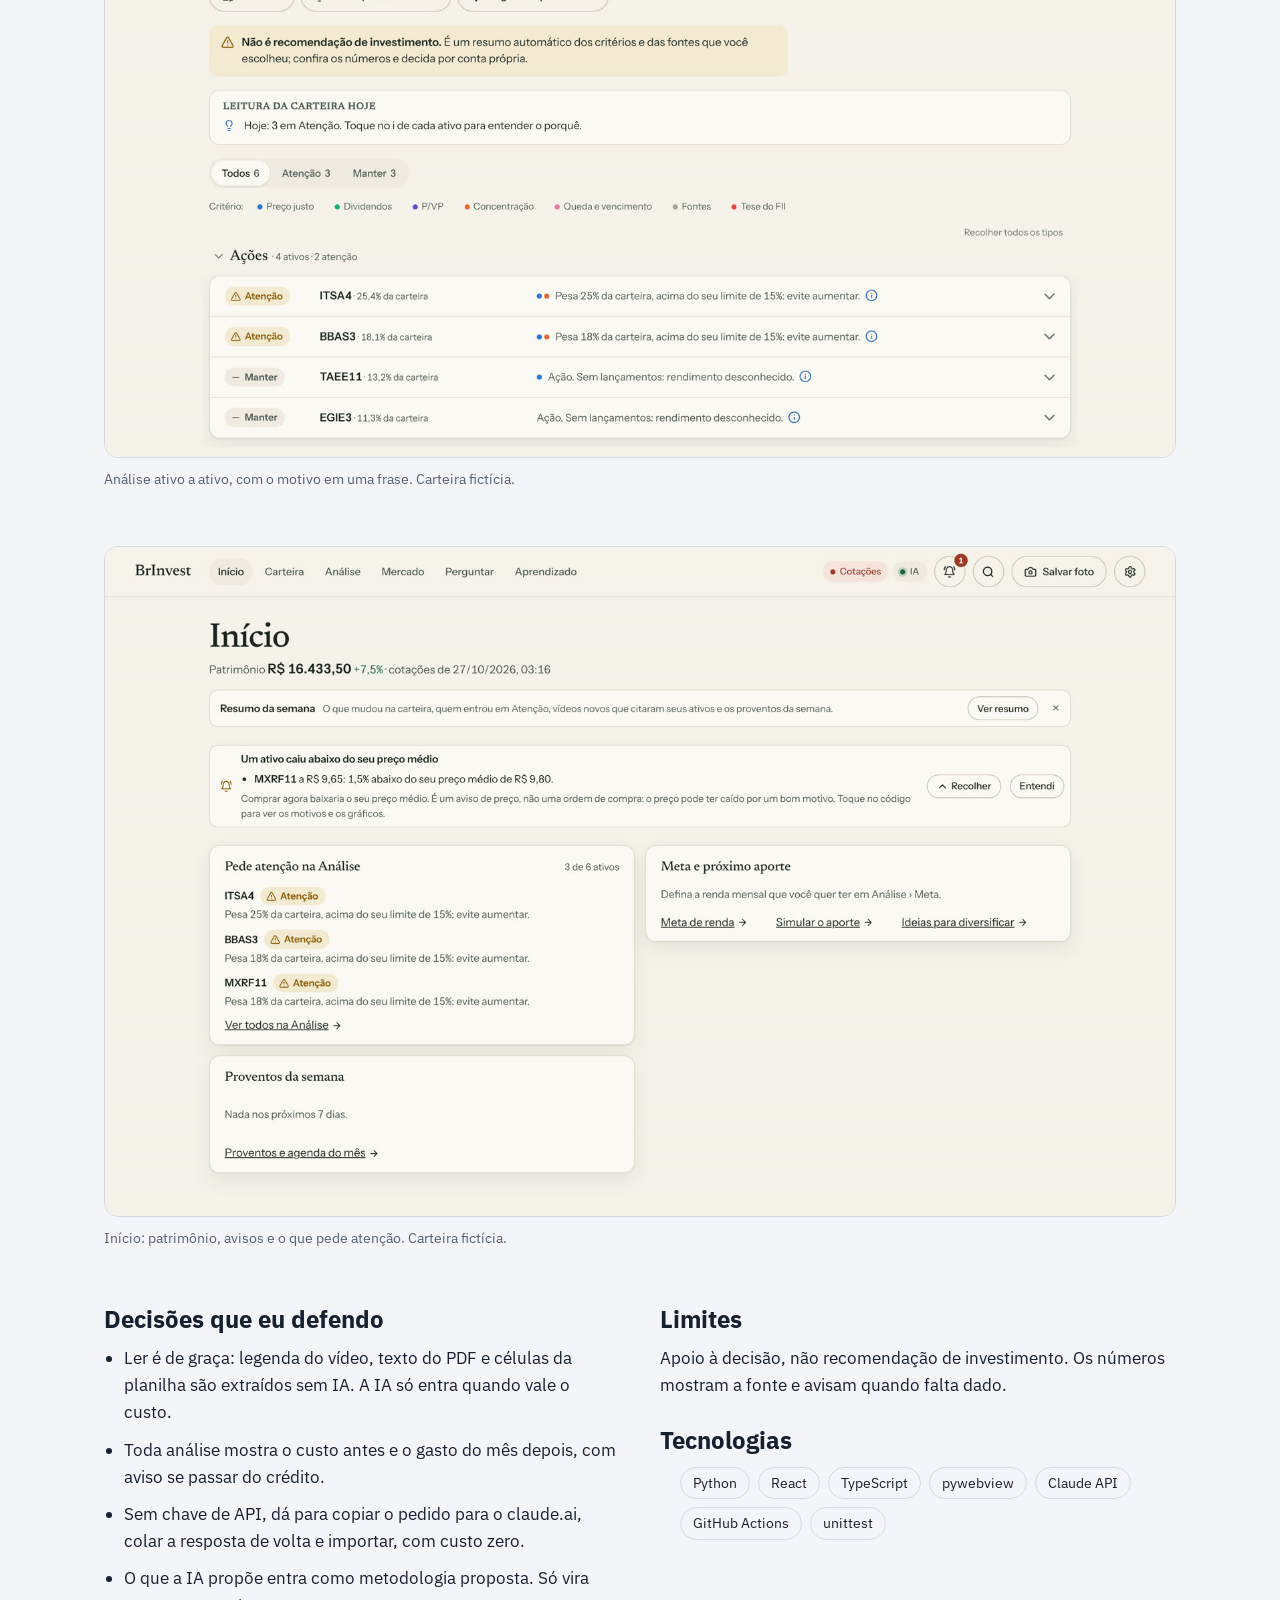
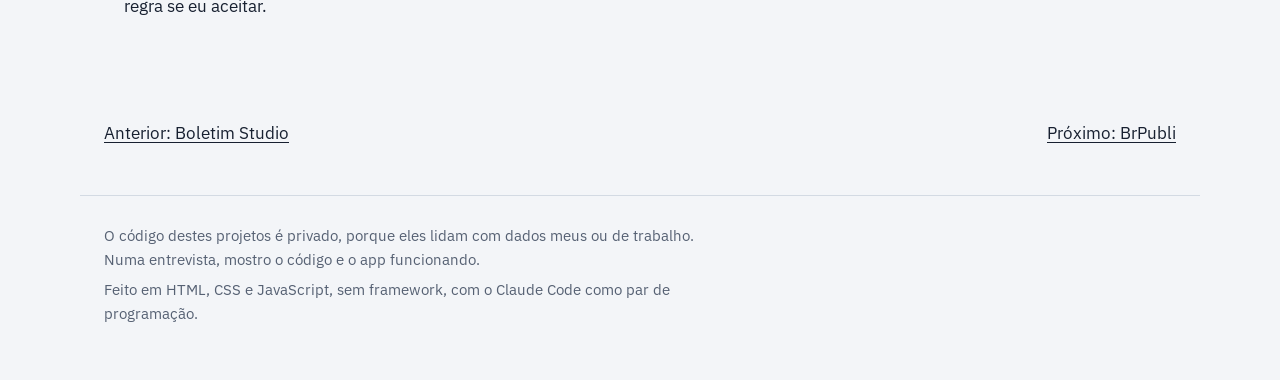
<file: projetos/brinvest/index.html>
<!doctype html>
<html lang="pt-BR">
<head>
<meta charset="utf-8">
<meta name="viewport" content="width=device-width, initial-scale=1">
<title>BrInvest: Mesa pessoal de análise da carteira na B3, com uma IA que mostra o custo antes de rodar.</title>
<meta name="description" content="Acompanhar preço-teto e dividendos pedia planilha, e aproveitar os vídeos sobre investimento pedia horas assistindo.">
<meta property="og:type" content="website">
<meta property="og:title" content="BrInvest: Mesa pessoal de análise da carteira na B3, com uma IA que mostra o custo antes de rodar.">
<meta property="og:description" content="Acompanhar preço-teto e dividendos pedia planilha, e aproveitar os vídeos sobre investimento pedia horas assistindo.">
<meta property="og:url" content="https://brunosobral.github.io/projetos/brinvest/">
<meta property="og:image" content="https://brunosobral.github.io/projetos/og/brinvest.png">
<meta property="og:image:width" content="1200">
<meta property="og:image:height" content="630">
<meta name="twitter:card" content="summary_large_image">
<link rel="icon" href="../../favicon.svg" type="image/svg+xml">
<link rel="preconnect" href="https://fonts.googleapis.com">
<link rel="preconnect" href="https://fonts.gstatic.com" crossorigin>
<link href="https://fonts.googleapis.com/css2?family=IBM+Plex+Sans:ital,wght@0,400;0,500;0,600;0,700;1,400&display=swap" rel="stylesheet">
<link rel="stylesheet" href="../estilo.css">
</head>
<body class="p-brinvest">
<a class="pular" href="#conteudo">Pular para o conteúdo</a>
<header class="topo largura">
  <a class="nome" href="../">Bruno Sobral</a>
  <nav aria-label="Principal"><a href="../#projetos">Projetos</a><a href="/">Currículo</a><a href="https://github.com/BrunoSobral">GitHub</a></nav>
</header>
<main id="conteudo" class="largura">
<section class="cabeca-projeto">
  <a class="voltar" href="../">Todos os projetos</a>
  <h1>BrInvest</h1>
  <p class="resumo">Mesa pessoal de análise da carteira na B3, com uma IA que mostra o custo antes de rodar.</p>
</section>
<dl class="fatos">
  <div><dt>O problema</dt><dd>Acompanhar preço-teto e dividendos pedia planilha, e aproveitar os vídeos sobre investimento pedia horas assistindo.</dd></div>
  <div><dt>Onde roda</dt><dd>App local no Windows, com instalador gerado pelo GitHub Actions. O celular abre pelo Wi-Fi de casa.</dd></div>
  <div class="fato-ia"><dt>Onde a IA entra</dt><dd>O Claude lê a transcrição de um vídeo ou um documento e propõe metodologias de cálculo. O app mostra o custo estimado e só chama a IA depois da confirmação.</dd></div>
</dl>
<section class="fluxo" aria-labelledby="t-fluxo">
  <div class="quadro"><div data-diagrama></div></div>
  <div>
    <h2 id="t-fluxo" class="secao-titulo" style="font-size:24px">Como funciona</h2>
    <p class="secao-intro" style="margin-bottom:12px">Toque num passo para ver onde ele acontece no diagrama.</p>
    <ol class="passos">
      <li><button type="button" data-passo="0" aria-current="true">Você cadastra os ativos. Os dados ficam no seu PC.</button></li>
      <li><button type="button" data-passo="1" aria-current="false">O app busca cotações e calcula preço-teto, valor justo, dividend yield e renda, sempre com a fonte.</button></li>
      <li><button type="button" data-passo="2" aria-current="false">Para um vídeo ou documento, o app lê legenda e texto de graça e estima quanto a análise vai custar.</button></li>
      <li><button type="button" data-passo="3" aria-current="false">Só depois da sua confirmação o texto vai ao Claude, que responde em JSON num formato fixo.</button></li>
      <li><button type="button" data-passo="4" aria-current="false">As metodologias chegam como propostas. Você decide quais viram regra.</button></li>
    </ol>
    <div class="acoes"><button class="botao-secundario" type="button" data-reproduzir><svg viewBox="0 0 24 24" aria-hidden="true"><path d="M5 3l14 9-14 9z"/></svg>Reproduzir o fluxo</button></div>
  </div>
</section>
<figure class="tela-projeto"><img src="../telas/brinvest-analise.jpg" alt="Tela Análise do BrInvest com cada ativo marcado como Atenção ou Manter e o motivo em uma frase." loading="lazy"><figcaption>Análise ativo a ativo, com o motivo em uma frase. Carteira fictícia.</figcaption></figure>
<figure class="tela-projeto"><img src="../telas/brinvest-home.jpg" alt="Tela inicial do BrInvest com patrimônio, aviso de preço abaixo do preço médio e ativos que pedem atenção." loading="lazy"><figcaption>Início: patrimônio, avisos e o que pede atenção. Carteira fictícia.</figcaption></figure>
<section class="texto-projeto">
  <div>
    <h2>Decisões que eu defendo</h2>
    <ul>
      <li>Ler é de graça: legenda do vídeo, texto do PDF e células da planilha são extraídos sem IA. A IA só entra quando vale o custo.</li>
      <li>Toda análise mostra o custo antes e o gasto do mês depois, com aviso se passar do crédito.</li>
      <li>Sem chave de API, dá para copiar o pedido para o claude.ai, colar a resposta de volta e importar, com custo zero.</li>
      <li>O que a IA propõe entra como metodologia proposta. Só vira regra se eu aceitar.</li>
    </ul>
  </div>
  <div>
    <h2>Limites</h2>
    <p>Apoio à decisão, não recomendação de investimento. Os números mostram a fonte e avisam quando falta dado.</p>
    <h2>Tecnologias</h2>
    <ul class="etiquetas"><li>Python</li><li>React</li><li>TypeScript</li><li>pywebview</li><li>Claude API</li><li>GitHub Actions</li><li>unittest</li></ul>
  </div>
</section>
<nav class="proximo" aria-label="Outros projetos">
  <a href="../boletim/">Anterior: Boletim Studio</a>
  <a href="../brpubli/">Próximo: BrPubli</a>
</nav>
</main>
<footer class="rodape largura">
  <p>O código destes projetos é privado, porque eles lidam com dados meus ou de trabalho. Numa entrevista, mostro o código e o app funcionando.</p>
  <p>Feito em HTML, CSS e JavaScript, sem framework, com o Claude Code como par de programação.</p>
</footer>
<script src="../dados.js"></script>
<script src="../diagrama.js"></script>
<script>
(() => {
  const p = PROJETOS.find((x) => x.id === "brinvest");
  const d = criarDiagrama(document.querySelector("[data-diagrama]"), p);
  const botoes = [...document.querySelectorAll("[data-passo]")];
  let timer;
  const marcar = (k, animar) => {
    d.mostrarPasso(k, animar);
    botoes.forEach((b, j) => b.setAttribute("aria-current", j === k ? "true" : "false"));
  };
  botoes.forEach((b, k) => b.addEventListener("click", () => { clearInterval(timer); marcar(k, true); }));
  document.querySelector("[data-reproduzir]").addEventListener("click", () => {
    clearInterval(timer);
    let k = 0;
    marcar(k, true);
    timer = setInterval(() => { k++; if (k >= p.passos.length) return clearInterval(timer); marcar(k, true); }, 2600);
  });
  marcar(0, false);
})();
</script>
</body>
</html>
</file>
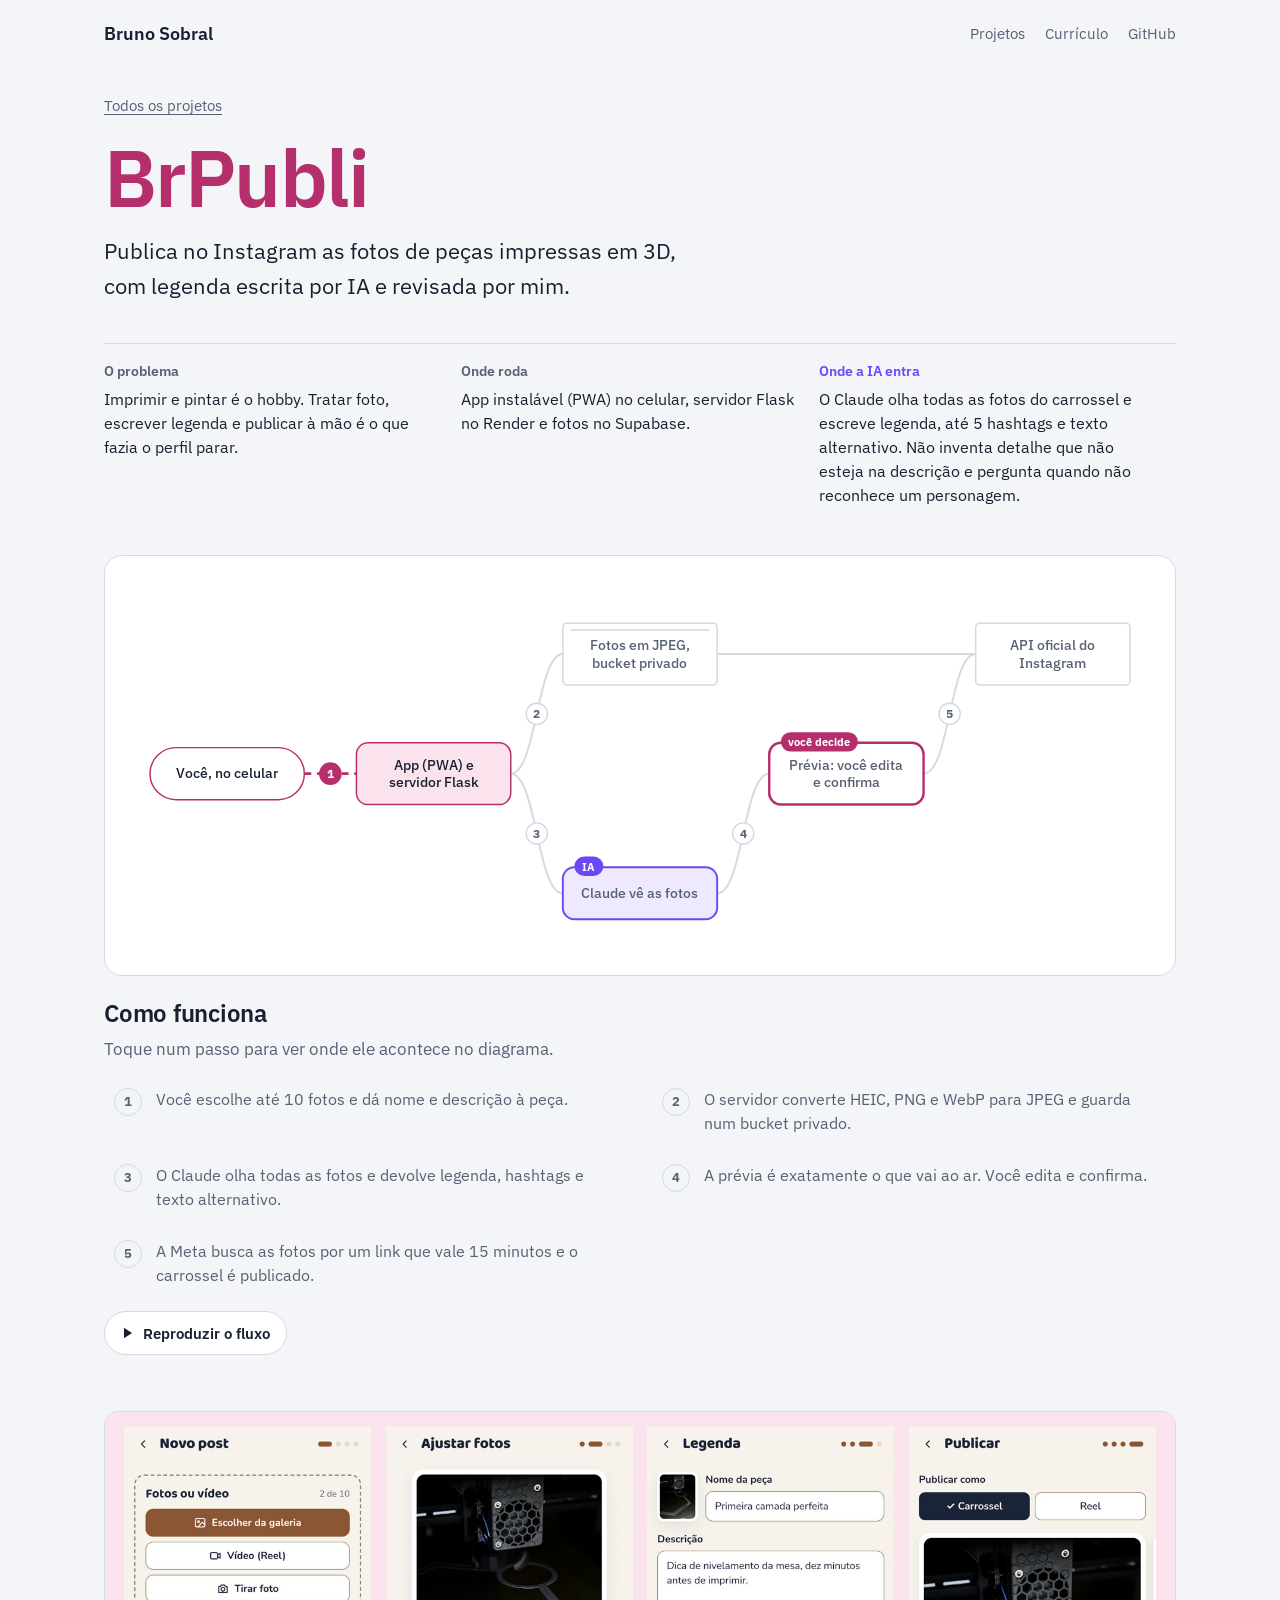
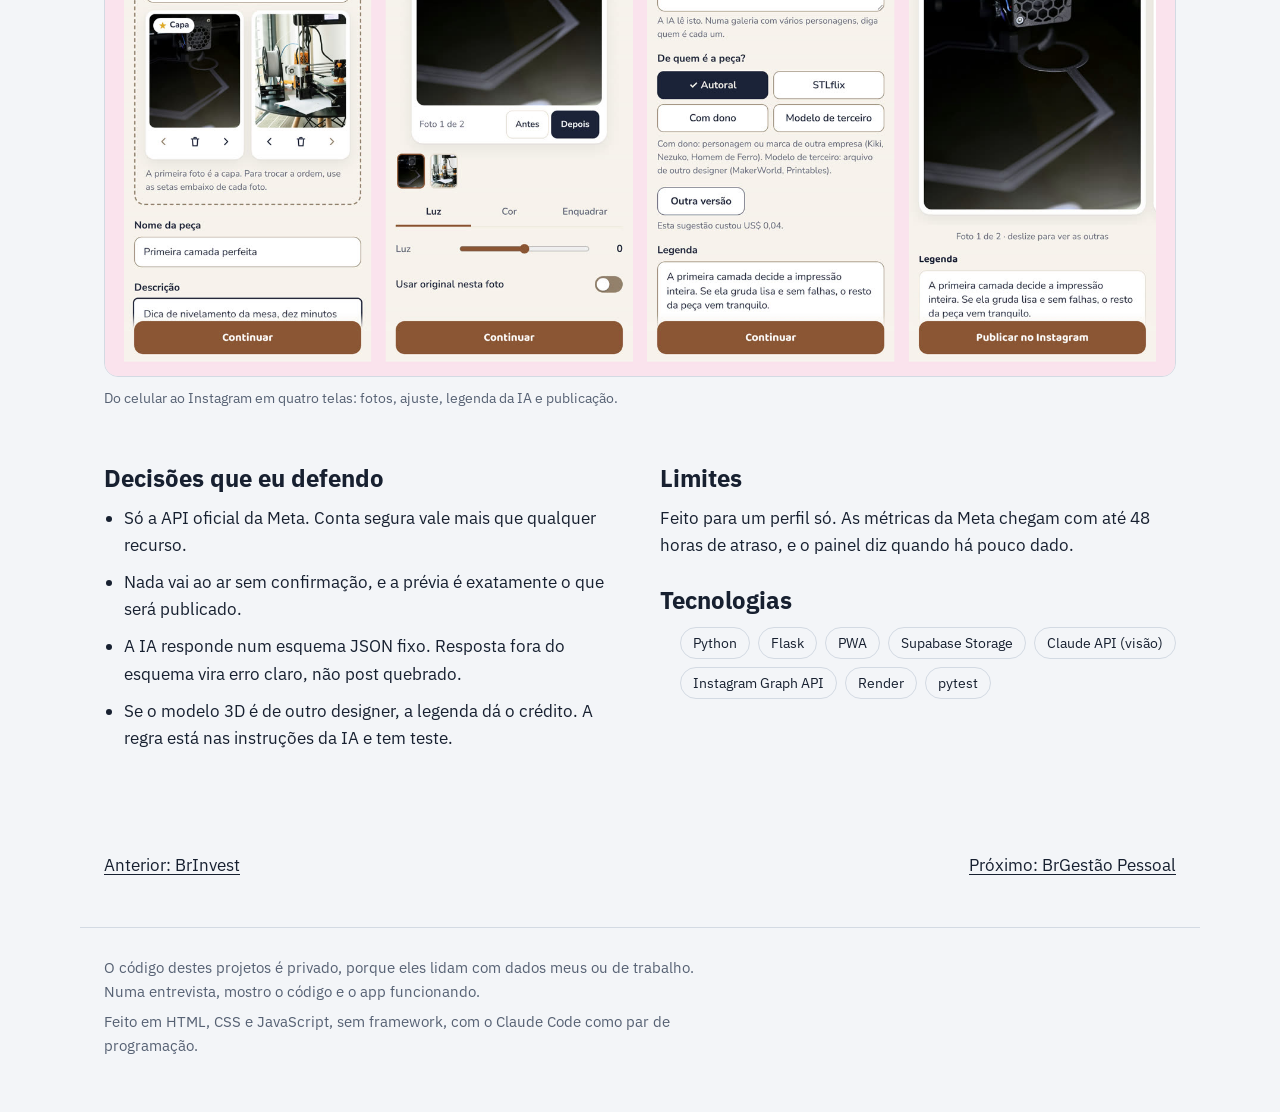
<file: projetos/brpubli/index.html>
<!doctype html>
<html lang="pt-BR">
<head>
<meta charset="utf-8">
<meta name="viewport" content="width=device-width, initial-scale=1">
<title>BrPubli: Publica no Instagram as fotos de peças impressas em 3D, com legenda escrita por IA e revisada por mim.</title>
<meta name="description" content="Imprimir e pintar é o hobby. Tratar foto, escrever legenda e publicar à mão é o que fazia o perfil parar.">
<meta property="og:type" content="website">
<meta property="og:title" content="BrPubli: Publica no Instagram as fotos de peças impressas em 3D, com legenda escrita por IA e revisada por mim.">
<meta property="og:description" content="Imprimir e pintar é o hobby. Tratar foto, escrever legenda e publicar à mão é o que fazia o perfil parar.">
<meta property="og:url" content="https://brunosobral.github.io/projetos/brpubli/">
<meta property="og:image" content="https://brunosobral.github.io/projetos/og/brpubli.png">
<meta property="og:image:width" content="1200">
<meta property="og:image:height" content="630">
<meta name="twitter:card" content="summary_large_image">
<link rel="icon" href="../../favicon.svg" type="image/svg+xml">
<link rel="preconnect" href="https://fonts.googleapis.com">
<link rel="preconnect" href="https://fonts.gstatic.com" crossorigin>
<link href="https://fonts.googleapis.com/css2?family=IBM+Plex+Sans:ital,wght@0,400;0,500;0,600;0,700;1,400&display=swap" rel="stylesheet">
<link rel="stylesheet" href="../estilo.css">
</head>
<body class="p-brpubli">
<a class="pular" href="#conteudo">Pular para o conteúdo</a>
<header class="topo largura">
  <a class="nome" href="../">Bruno Sobral</a>
  <nav aria-label="Principal"><a href="../#projetos">Projetos</a><a href="/">Currículo</a><a href="https://github.com/BrunoSobral">GitHub</a></nav>
</header>
<main id="conteudo" class="largura">
<section class="cabeca-projeto">
  <a class="voltar" href="../">Todos os projetos</a>
  <h1>BrPubli</h1>
  <p class="resumo">Publica no Instagram as fotos de peças impressas em 3D, com legenda escrita por IA e revisada por mim.</p>
</section>
<dl class="fatos">
  <div><dt>O problema</dt><dd>Imprimir e pintar é o hobby. Tratar foto, escrever legenda e publicar à mão é o que fazia o perfil parar.</dd></div>
  <div><dt>Onde roda</dt><dd>App instalável (PWA) no celular, servidor Flask no Render e fotos no Supabase.</dd></div>
  <div class="fato-ia"><dt>Onde a IA entra</dt><dd>O Claude olha todas as fotos do carrossel e escreve legenda, até 5 hashtags e texto alternativo. Não inventa detalhe que não esteja na descrição e pergunta quando não reconhece um personagem.</dd></div>
</dl>
<section class="fluxo" aria-labelledby="t-fluxo">
  <div class="quadro"><div data-diagrama></div></div>
  <div>
    <h2 id="t-fluxo" class="secao-titulo" style="font-size:24px">Como funciona</h2>
    <p class="secao-intro" style="margin-bottom:12px">Toque num passo para ver onde ele acontece no diagrama.</p>
    <ol class="passos">
      <li><button type="button" data-passo="0" aria-current="true">Você escolhe até 10 fotos e dá nome e descrição à peça.</button></li>
      <li><button type="button" data-passo="1" aria-current="false">O servidor converte HEIC, PNG e WebP para JPEG e guarda num bucket privado.</button></li>
      <li><button type="button" data-passo="2" aria-current="false">O Claude olha todas as fotos e devolve legenda, hashtags e texto alternativo.</button></li>
      <li><button type="button" data-passo="3" aria-current="false">A prévia é exatamente o que vai ao ar. Você edita e confirma.</button></li>
      <li><button type="button" data-passo="4" aria-current="false">A Meta busca as fotos por um link que vale 15 minutos e o carrossel é publicado.</button></li>
    </ol>
    <div class="acoes"><button class="botao-secundario" type="button" data-reproduzir><svg viewBox="0 0 24 24" aria-hidden="true"><path d="M5 3l14 9-14 9z"/></svg>Reproduzir o fluxo</button></div>
  </div>
</section>
<figure class="tela-projeto"><img src="../telas/brpubli-fluxo.jpg" alt="Quatro telas do BrPubli no celular: escolher fotos, ajustar luz, legenda sugerida pela IA e publicar no Instagram." loading="lazy"><figcaption>Do celular ao Instagram em quatro telas: fotos, ajuste, legenda da IA e publicação.</figcaption></figure>
<section class="texto-projeto">
  <div>
    <h2>Decisões que eu defendo</h2>
    <ul>
      <li>Só a API oficial da Meta. Conta segura vale mais que qualquer recurso.</li>
      <li>Nada vai ao ar sem confirmação, e a prévia é exatamente o que será publicado.</li>
      <li>A IA responde num esquema JSON fixo. Resposta fora do esquema vira erro claro, não post quebrado.</li>
      <li>Se o modelo 3D é de outro designer, a legenda dá o crédito. A regra está nas instruções da IA e tem teste.</li>
    </ul>
  </div>
  <div>
    <h2>Limites</h2>
    <p>Feito para um perfil só. As métricas da Meta chegam com até 48 horas de atraso, e o painel diz quando há pouco dado.</p>
    <h2>Tecnologias</h2>
    <ul class="etiquetas"><li>Python</li><li>Flask</li><li>PWA</li><li>Supabase Storage</li><li>Claude API (visão)</li><li>Instagram Graph API</li><li>Render</li><li>pytest</li></ul>
  </div>
</section>
<nav class="proximo" aria-label="Outros projetos">
  <a href="../brinvest/">Anterior: BrInvest</a>
  <a href="../brgestao/">Próximo: BrGestão Pessoal</a>
</nav>
</main>
<footer class="rodape largura">
  <p>O código destes projetos é privado, porque eles lidam com dados meus ou de trabalho. Numa entrevista, mostro o código e o app funcionando.</p>
  <p>Feito em HTML, CSS e JavaScript, sem framework, com o Claude Code como par de programação.</p>
</footer>
<script src="../dados.js"></script>
<script src="../diagrama.js"></script>
<script>
(() => {
  const p = PROJETOS.find((x) => x.id === "brpubli");
  const d = criarDiagrama(document.querySelector("[data-diagrama]"), p);
  const botoes = [...document.querySelectorAll("[data-passo]")];
  let timer;
  const marcar = (k, animar) => {
    d.mostrarPasso(k, animar);
    botoes.forEach((b, j) => b.setAttribute("aria-current", j === k ? "true" : "false"));
  };
  botoes.forEach((b, k) => b.addEventListener("click", () => { clearInterval(timer); marcar(k, true); }));
  document.querySelector("[data-reproduzir]").addEventListener("click", () => {
    clearInterval(timer);
    let k = 0;
    marcar(k, true);
    timer = setInterval(() => { k++; if (k >= p.passos.length) return clearInterval(timer); marcar(k, true); }, 2600);
  });
  marcar(0, false);
})();
</script>
</body>
</html>
</file>
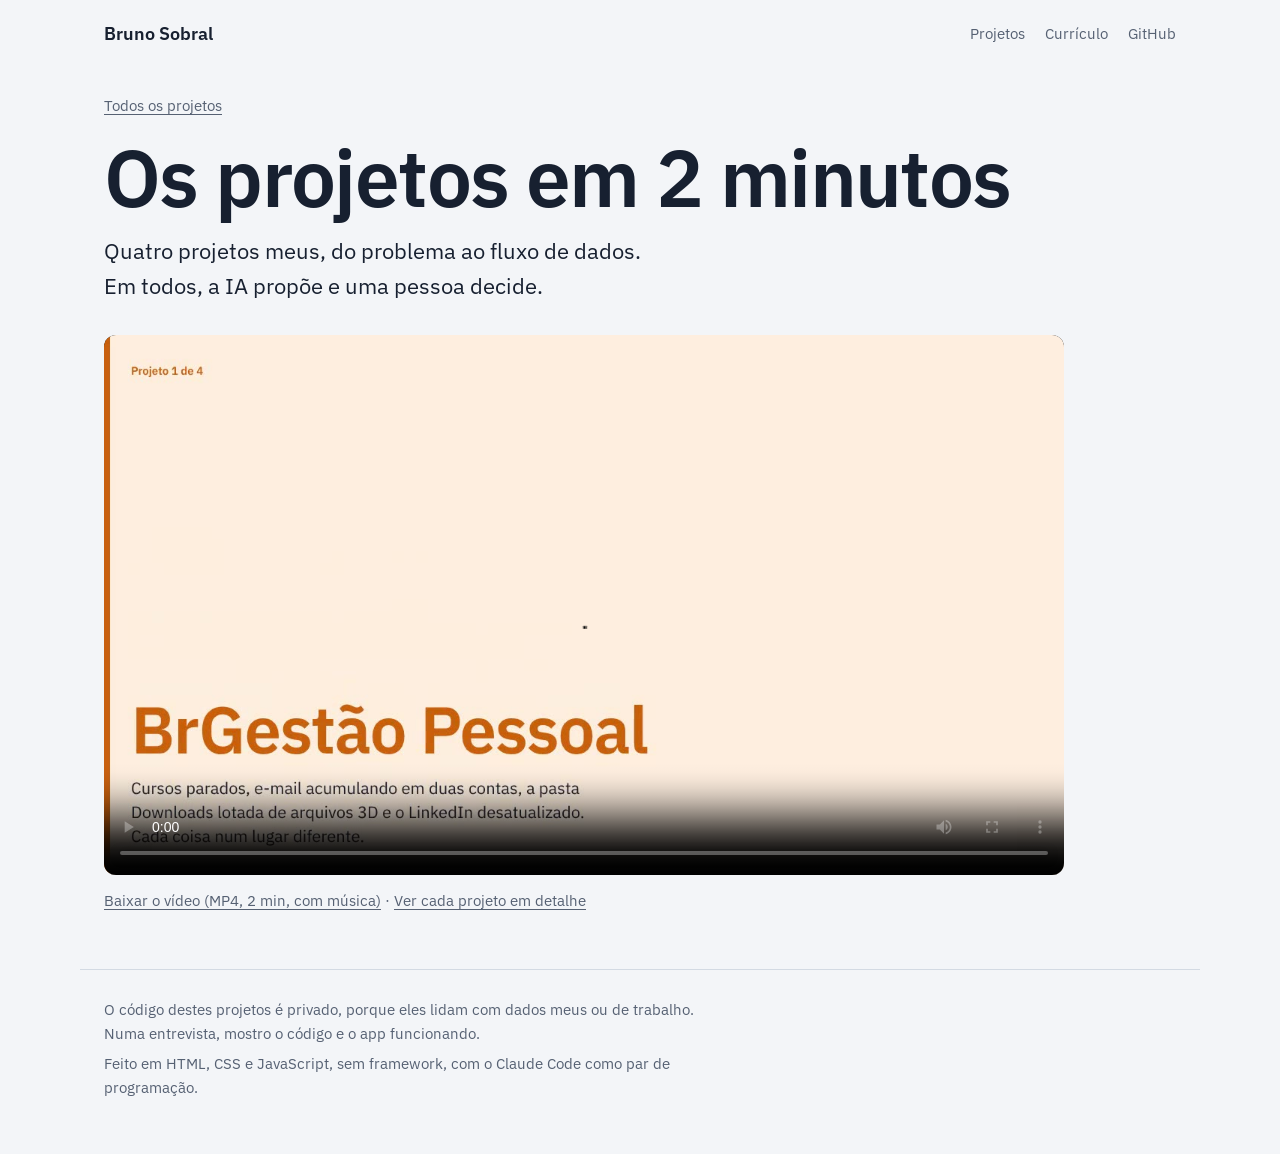
<file: projetos/video/index.html>
<!doctype html>
<html lang="pt-BR">
<head>
<meta charset="utf-8">
<meta name="viewport" content="width=device-width, initial-scale=1">
<title>Bruno Sobral: apresentação dos projetos em vídeo</title>
<meta name="description" content="Em 2 minutos, quatro projetos meus com IA aplicada: o problema, o fluxo de dados e onde a decisão continua com uma pessoa.">
<meta property="og:type" content="website">
<meta property="og:title" content="Bruno Sobral: apresentação dos projetos em vídeo">
<meta property="og:description" content="Em 2 minutos, quatro projetos meus com IA aplicada: o problema, o fluxo de dados e onde a decisão continua com uma pessoa.">
<meta property="og:url" content="https://brunosobral.github.io/projetos/video/">
<meta property="og:image" content="https://brunosobral.github.io/projetos/og/video.png">
<meta property="og:image:width" content="1200">
<meta property="og:image:height" content="630">
<meta name="twitter:card" content="summary_large_image">
<link rel="icon" href="../../favicon.svg" type="image/svg+xml">
<link rel="preconnect" href="https://fonts.googleapis.com">
<link rel="preconnect" href="https://fonts.gstatic.com" crossorigin>
<link href="https://fonts.googleapis.com/css2?family=IBM+Plex+Sans:ital,wght@0,400;0,500;0,600;0,700;1,400&display=swap" rel="stylesheet">
<link rel="stylesheet" href="../estilo.css">
</head>
<body>
<a class="pular" href="#conteudo">Pular para o conteúdo</a>
<header class="topo largura">
  <a class="nome" href="../">Bruno Sobral</a>
  <nav aria-label="Principal"><a href="../#projetos">Projetos</a><a href="/">Currículo</a><a href="https://github.com/BrunoSobral">GitHub</a></nav>
</header>
<main id="conteudo" class="largura">
<section class="cabeca-projeto">
  <a class="voltar" href="../">Todos os projetos</a>
  <h1>Os projetos em 2 minutos</h1>
  <p class="resumo">Quatro projetos meus, do problema ao fluxo de dados. Em todos, a IA propõe e uma pessoa decide.</p>
</section>
<section class="video-pagina" aria-label="Vídeo">
  <video controls preload="metadata" poster="capa.jpg" playsinline>
    <source src="projetos-bruno-sobral.mp4" type="video/mp4">
    <a href="projetos-bruno-sobral.mp4">Baixar o vídeo (MP4)</a>
  </video>
  <p class="baixar"><a href="projetos-bruno-sobral.mp4" download>Baixar o vídeo (MP4, 2 min, com música)</a> · <a href="../#projetos">Ver cada projeto em detalhe</a></p>
</section>
</main>
<footer class="rodape largura">
  <p>O código destes projetos é privado, porque eles lidam com dados meus ou de trabalho. Numa entrevista, mostro o código e o app funcionando.</p>
  <p>Feito em HTML, CSS e JavaScript, sem framework, com o Claude Code como par de programação.</p>
</footer>
</body>
</html>
</file>
<file: projetos/estilo.css>
:root {
  --fundo: #f3f5f8;
  --superficie: #ffffff;
  --tinta: #172030;
  --suave: #566173;
  --linha: #d3dae3;
  --ia: #6b47f5;
  --ia-fundo: #eee9ff;
  --foco: #1b5fd9;
  --acento: #172030;
  --display: "IBM Plex Sans", "Segoe UI", system-ui, sans-serif;
  --texto: "IBM Plex Sans", "Segoe UI", system-ui, sans-serif;
  color-scheme: light;
}
.p-brgestao { --acento: #c9600c; --acento-fundo: #fdeedd; }
.p-boletim { --acento: #1f63c9; --acento-fundo: #e2edfc; }
.p-brinvest { --acento: #1b7a50; --acento-fundo: #dff3e8; }
.p-brpubli { --acento: #b62f6d; --acento-fundo: #fbe3ee; }
.p-curriculo { --acento: #5b4bd6; --acento-fundo: #ebe8fd; }

@media (prefers-color-scheme: dark) {
  :root:not([data-theme="light"]) {
    --fundo: #121826; --superficie: #1b2333; --tinta: #e8ecf2; --suave: #9aa6b8; --linha: #2e3a4f;
    --ia: #a58fff; --ia-fundo: #2a2350; --foco: #7fb0ff; --acento: #e8ecf2; color-scheme: dark;
  }
  :root:not([data-theme="light"]) .p-brgestao { --acento: #f39a4c; --acento-fundo: #3a2614; }
  :root:not([data-theme="light"]) .p-boletim { --acento: #6fa6ff; --acento-fundo: #182a47; }
  :root:not([data-theme="light"]) .p-brinvest { --acento: #4fcb8d; --acento-fundo: #12332a; }
  :root:not([data-theme="light"]) .p-brpubli { --acento: #f07aae; --acento-fundo: #3d1a2b; }
  :root:not([data-theme="light"]) .p-curriculo { --acento: #a99cff; --acento-fundo: #25204a; }
}
:root[data-theme="dark"] {
  --fundo: #121826; --superficie: #1b2333; --tinta: #e8ecf2; --suave: #9aa6b8; --linha: #2e3a4f;
  --ia: #a58fff; --ia-fundo: #2a2350; --foco: #7fb0ff; --acento: #e8ecf2; color-scheme: dark;
}
:root[data-theme="dark"] .p-brgestao { --acento: #f39a4c; --acento-fundo: #3a2614; }
:root[data-theme="dark"] .p-boletim { --acento: #6fa6ff; --acento-fundo: #182a47; }
:root[data-theme="dark"] .p-brinvest { --acento: #4fcb8d; --acento-fundo: #12332a; }
:root[data-theme="dark"] .p-brpubli { --acento: #f07aae; --acento-fundo: #3d1a2b; }
:root[data-theme="dark"] .p-curriculo { --acento: #a99cff; --acento-fundo: #25204a; }

* { box-sizing: border-box; }
html { -webkit-text-size-adjust: 100%; }
body {
  margin: 0; background: var(--fundo); color: var(--tinta);
  font: 400 17px/1.6 var(--texto);
}
a { color: inherit; text-underline-offset: 3px; text-decoration-thickness: 1px; }
a:hover { text-decoration-thickness: 2px; }
:focus-visible { outline: 3px solid var(--foco); outline-offset: 3px; border-radius: 4px; }
.pular { position: absolute; left: -999px; top: 8px; background: var(--superficie); padding: 8px 12px; }
.pular:focus { left: 16px; z-index: 10; }

.largura { max-width: 1120px; margin: 0 auto; padding: 0 24px; }
@media (max-width: 600px) { .largura { padding: 0 16px; } }

/* Topo */
.topo { display: flex; align-items: center; justify-content: space-between; gap: 16px; padding-top: 22px; padding-bottom: 22px; }
.topo .nome { font: 600 18px/1 var(--display); text-decoration: none; }
.topo nav { display: flex; gap: 20px; font-size: 15px; color: var(--suave); }
.topo nav a { text-decoration: none; }
.topo nav a:hover { color: var(--tinta); text-decoration: underline; }

/* Abertura */
.abertura { padding-top: 28px; padding-bottom: 28px; }
.abertura h1 {
  font: 600 clamp(32px, 5vw, 58px)/1.08 var(--display); letter-spacing: -0.015em;
  margin: 0; max-width: 17ch;
}
.abertura p { max-width: 58ch; color: var(--suave); margin: 18px 0 0; font-size: 18px; }

/* Legenda dos símbolos */
.legenda { display: flex; flex-wrap: wrap; gap: 8px 22px; margin: 20px 0 0; padding: 0; list-style: none; font-size: 14px; color: var(--suave); }
.legenda li { display: flex; align-items: center; gap: 8px; }
.legenda .amostra { width: 22px; height: 14px; border-radius: 4px; border: 2px solid var(--suave); }
.legenda .amostra.ia { border-color: var(--ia); background: var(--ia-fundo); }
.legenda .amostra.decide { border-color: var(--tinta); border-radius: 8px; box-shadow: inset 0 0 0 2px var(--fundo), inset 0 0 0 10px var(--tinta); }
.legenda .amostra.pessoa { border-radius: 8px; }

/* Apresentação */
.apresentacao { margin-top: 28px; margin-bottom: 64px; }
.palco {
  position: relative; aspect-ratio: 16 / 9; background: var(--superficie); border: 1px solid var(--linha);
  border-radius: 18px; overflow: hidden;
}
@media (max-width: 700px) { .palco { aspect-ratio: auto; min-height: 640px; } }
.cena { position: absolute; inset: 0; display: flex; flex-direction: column; padding: clamp(18px, 3vw, 36px); padding-bottom: calc(clamp(18px, 3vw, 36px) + 18px); opacity: 0; transition: opacity 0.4s ease; pointer-events: none; }
.cena.visivel { opacity: 1; pointer-events: auto; }
.palco { cursor: pointer; }
/* Entradas: cada cena chega com movimento, para a troca ficar evidente. */
.cena-capa .ordem, .cena-capa .nome-projeto, .cena-capa .problema,
.cena-abre .grande, .cena-abre .miuda, .cena-fecha .grande, .cena-fecha .miuda,
.cena-fluxo .cab { opacity: 0; transform: translateY(18px); transition: opacity .55s ease, transform .55s cubic-bezier(.2,.7,.2,1); }
.cena.visivel .ordem, .cena.visivel .nome-projeto, .cena.visivel .problema,
.cena.visivel .grande, .cena.visivel .miuda, .cena-fluxo.visivel .cab { opacity: 1; transform: none; }
.cena.visivel .nome-projeto { transition-delay: .12s; }
.cena.visivel .problema, .cena.visivel .miuda { transition-delay: .3s; }
.cena-capa::before { content: ""; position: absolute; left: 0; top: 0; bottom: 0; width: 8px; background: var(--acento); transform: scaleY(0); transform-origin: top; transition: transform .7s cubic-bezier(.2,.7,.2,1); }
.cena-capa.visivel::before { transform: scaleY(1); }
.cena-tela img { transform: scale(0.97); transition: transform 4s ease-out; }
.cena-tela.visivel img { transform: scale(1.02); }
/* Botão de play no palco e barra de tempo */
.play-palco {
  position: absolute; inset: 0; z-index: 3; display: flex; flex-direction: column; align-items: center; justify-content: center; gap: 14px;
  border: 0; background: color-mix(in srgb, var(--superficie) 82%, transparent); -webkit-backdrop-filter: blur(4px); backdrop-filter: blur(4px); color: var(--tinta); cursor: pointer;
  font: 600 18px/1.3 var(--texto); opacity: 0; pointer-events: none; transition: opacity .25s ease;
}
.palco.parado .play-palco { opacity: 1; pointer-events: auto; }
.play-palco .circulo {
  display: grid; place-items: center; width: clamp(72px, 10vw, 104px); aspect-ratio: 1; border-radius: 50%;
  background: var(--tinta); color: var(--superficie); box-shadow: 0 14px 34px -14px rgba(10, 20, 40, .55); transition: transform .2s ease;
}
.play-palco .circulo svg { width: 42%; height: 42%; fill: currentColor; margin-left: 6%; }
.play-palco:hover .circulo { transform: scale(1.06); }
.play-palco:active .circulo { transform: scale(0.96); }
.play-palco .rotulo-play { display: flex; flex-direction: column; align-items: center; text-align: center; }
.play-palco small { font-weight: 400; font-size: 14px; color: var(--suave); }
.tempo { position: absolute; left: 0; right: 0; bottom: 0; z-index: 2; display: flex; align-items: center; gap: 12px; padding: 0 clamp(14px, 2vw, 22px) 10px; pointer-events: none; }
.tempo .trilho { position: relative; flex: 1; height: 4px; border-radius: 4px; background: color-mix(in srgb, var(--suave) 30%, transparent); overflow: hidden; }
.tempo .cheio { position: absolute; inset: 0 auto 0 0; width: 0; background: var(--tinta); }
.tempo .relogio { font-size: 13px; font-variant-numeric: tabular-nums; color: var(--suave); }
.palco.parado .tempo { opacity: .9; }
html.gravando .cena { padding-bottom: clamp(18px, 3vw, 36px); }
.cena-abre, .cena-fecha { justify-content: center; }
.cena-abre .grande, .cena-fecha .grande { font: 600 clamp(26px, 4vw, 48px)/1.12 var(--display); letter-spacing: -0.01em; max-width: 18ch; margin: 0; }
.cena-abre .miuda, .cena-fecha .miuda { color: var(--suave); max-width: 52ch; margin: 16px 0 0; font-size: clamp(15px, 1.6vw, 19px); }
.cena-capa { justify-content: flex-end; background: var(--acento-fundo); }
.cena-capa .ordem { position: absolute; top: clamp(18px, 3vw, 36px); left: clamp(18px, 3vw, 36px); margin: 0; font-weight: 600; font-size: 15px; color: var(--acento); }
.lista-abre { list-style: none; display: flex; flex-wrap: wrap; gap: 10px 28px; margin: 36px 0 0; padding: 0; }
.lista-abre li { font: 700 clamp(16px, 1.8vw, 22px)/1.2 var(--display); color: var(--acento); padding-left: 14px; border-left: 4px solid var(--acento); opacity: 0; transform: translateY(8px); transition: opacity .5s ease, transform .5s ease; }
.cena-abre.visivel .lista-abre li { opacity: 1; transform: none; }
.cena-abre.visivel .lista-abre li:nth-child(2) { transition-delay: .25s; }
.cena-abre.visivel .lista-abre li:nth-child(3) { transition-delay: .5s; }
.cena-abre.visivel .lista-abre li:nth-child(4) { transition-delay: .75s; }
@media (prefers-reduced-motion: reduce) { .lista-abre li { opacity: 1; transform: none; transition: none; } }
.cena-capa .nome-projeto { font: 600 clamp(38px, 7vw, 88px)/1.02 var(--display); letter-spacing: -0.02em; color: var(--acento); margin: 0; }
.cena-capa .problema { max-width: 46ch; font-size: clamp(16px, 1.9vw, 22px); margin: 18px 0 0; line-height: 1.45; }
.cena-fluxo .cab { display: flex; align-items: baseline; gap: 14px; }
.cena-fluxo .cab strong { font: 700 clamp(18px, 2vw, 24px)/1.1 var(--display); color: var(--acento); }
.cena-fluxo .cab span { color: var(--suave); font-size: 14px; }
.cena-fluxo .area { flex: 1; min-height: 0; display: flex; align-items: center; justify-content: center; padding: 8px 0; }
.cena-fluxo .area > div { width: 100%; height: 100%; display: flex; align-items: center; justify-content: center; }
.cena-fluxo .area svg { width: 100%; height: 100%; }
.cena-fluxo .fala { min-height: 3.2em; font-size: clamp(16px, 1.8vw, 21px); line-height: 1.45; max-width: 62ch; margin: 0; }
.cena-fluxo .fala b { color: var(--acento); font-family: var(--display); margin-right: 8px; }
.cena-tela { background: var(--acento-fundo); align-items: center; justify-content: center; gap: 14px; }
.cena-tela img { flex: 1 1 auto; min-height: 0; width: 100%; height: 100%; object-fit: contain; border: 0 !important; box-shadow: none !important; border-radius: 10px; border: 1px solid var(--linha); box-shadow: 0 18px 40px -24px rgba(20, 30, 50, 0.5); }
.cena-tela .fala { margin: 0; font-size: clamp(15px, 1.6vw, 19px); text-align: center; max-width: 60ch; }

.controles { display: flex; align-items: stretch; gap: 10px; margin-top: 12px; flex-wrap: wrap; }
.botao-tocar {
  display: inline-flex; align-items: center; gap: 10px; min-height: 48px; padding: 0 18px 0 14px;
  border: 0; border-radius: 999px; background: var(--tinta); color: var(--fundo);
  font: 600 16px/1 var(--texto); cursor: pointer;
}
.botao-tocar:hover { opacity: 0.88; }
.botao-tocar:active { transform: scale(0.97); }
.botao-tocar svg { width: 18px; height: 18px; fill: currentColor; }
.capitulos { display: flex; gap: 6px; flex: 1; min-width: 0; flex-wrap: wrap; }
.capitulo {
  position: relative; flex: 1 1 120px; min-height: 48px; padding: 0 14px; overflow: hidden;
  border: 1px solid var(--linha); border-radius: 12px; background: var(--superficie); color: var(--tinta);
  font: 600 15px/1.2 var(--texto); text-align: left; cursor: pointer;
}
.capitulo:hover { border-color: var(--suave); }
.capitulo:active { transform: scale(0.98); }
.capitulo .barra { position: absolute; left: 0; bottom: 0; height: 4px; width: 0; background: var(--acento); }
.capitulo[aria-current="true"] { border-color: var(--acento); color: var(--acento); }
.capitulo span { position: relative; }
.botao-som {
  display: inline-flex; align-items: center; gap: 8px; min-height: 48px; padding: 0 14px;
  border: 1px solid var(--linha); border-radius: 12px; background: var(--superficie); color: var(--tinta);
  font: 600 15px/1 var(--texto); cursor: pointer;
}
.botao-som:hover { border-color: var(--suave); }
.botao-som:active { transform: scale(0.97); }
.botao-som svg { width: 20px; height: 20px; fill: none; stroke: currentColor; stroke-width: 1.8; stroke-linecap: round; stroke-linejoin: round; }
.botao-som .alto { fill: currentColor; }
.botao-som .x { display: none; }
.botao-som.mudo { color: var(--suave); }
.botao-som.mudo .ondas { display: none; }
.botao-som.mudo .x { display: inline; }
@media (max-width: 600px) {
  .botao-tocar { flex: 1; justify-content: center; }
  .capitulos { display: grid; grid-template-columns: 1fr 1fr; order: 3; flex-basis: 100%; }
}
.miniatura { display: block; border-radius: 12px; overflow: hidden; border: 1px solid var(--linha); background: var(--acento-fundo); }
.miniatura img { display: block; width: 100%; height: 260px; object-fit: cover; object-position: top center; transition: transform .3s ease; }
.miniatura:hover img { transform: scale(1.02); }
@media (prefers-reduced-motion: reduce) { .miniatura img { transition: none; } }

/* Diagrama */
.diagrama { width: 100%; height: auto; display: block; overflow: visible; }
.diagrama .caixa { fill: var(--superficie); stroke: var(--linha); stroke-width: 1.5; transition: stroke 0.3s, fill 0.3s; }
.diagrama .rotulo { font: 500 14px var(--texto); fill: var(--suave); transition: fill 0.3s; }
.diagrama .faixa-dados { stroke: var(--linha); stroke-width: 1.5; }
.diagrama .no-ia .caixa { fill: var(--ia-fundo); stroke: var(--ia); stroke-width: 2; }
.diagrama .no-decide .caixa { stroke: var(--acento); stroke-width: 2.5; }
.diagrama .selo rect { fill: var(--ia); }
.diagrama .no-decide .selo rect { fill: var(--acento); }
.diagrama .selo text { font: 700 11.5px var(--texto); fill: var(--superficie); }
.diagrama .no.aceso .caixa { stroke: var(--acento); }
.diagrama .no.aceso .rotulo { fill: var(--tinta); }
.diagrama .no-ia.aceso .caixa { stroke: var(--ia); }
.diagrama .no.chegou .caixa { fill: var(--acento-fundo); }
.diagrama .no-ia.chegou .caixa { fill: var(--ia-fundo); stroke-width: 3; }
.diagrama .aresta { fill: none; stroke: var(--linha); stroke-width: 2; transition: stroke 0.3s; }
.diagrama .aresta.feita { stroke: var(--suave); }
.diagrama .aresta.ativa { stroke: var(--acento); stroke-width: 3; stroke-dasharray: 7 6; animation: correr 0.8s linear infinite; }
.diagrama .marca circle { fill: var(--superficie); stroke: var(--linha); stroke-width: 1.5; }
.diagrama .marca text { font: 700 12px var(--texto); fill: var(--suave); }
.diagrama .marca.feita circle { stroke: var(--suave); }
.diagrama .marca.ativa circle { fill: var(--acento); stroke: var(--acento); }
.diagrama .marca.ativa text { fill: var(--superficie); }
.diagrama .ponto { fill: var(--acento); opacity: 0; }
@keyframes correr { to { stroke-dashoffset: -13; } }
@media (prefers-reduced-motion: reduce) {
  .diagrama .aresta.ativa { animation: none; stroke-dasharray: none; }
  .cena, .cena * { transition: none !important; }
}

/* Lista de projetos */
.secao-titulo { font: 600 clamp(26px, 3.4vw, 36px)/1.15 var(--display); letter-spacing: -0.01em; margin: 0 0 8px; }
.secao-intro { color: var(--suave); margin: 0 0 28px; max-width: 60ch; }
.projetos { list-style: none; margin: 0 0 80px; padding: 0; display: grid; gap: 18px; }
.projeto {
  display: grid; grid-template-columns: minmax(0, 5fr) minmax(0, 7fr); gap: 28px; align-items: center;
  padding: 28px; background: var(--superficie); border: 1px solid var(--linha); border-left: 6px solid var(--acento); border-radius: 18px;
}
@media (max-width: 860px) { .projeto { grid-template-columns: 1fr; padding: 22px 18px; } }
.projeto h3 { font: 600 28px/1.1 var(--display); margin: 0; color: var(--acento); letter-spacing: -0.01em; }
.projeto .resumo { margin: 10px 0 14px; }
.projeto .onde-ia { margin: 0 0 18px; padding: 12px 14px; border-radius: 10px; background: var(--ia-fundo); font-size: 15px; line-height: 1.5; }
.projeto .onde-ia strong { color: var(--ia); }
.link-ver {
  display: inline-flex; align-items: center; gap: 8px; min-height: 44px; padding: 0 16px; border-radius: 999px;
  border: 2px solid var(--acento); color: var(--acento); font-weight: 600; text-decoration: none;
}
.link-ver:hover { background: var(--acento-fundo); }
.link-ver:active { transform: scale(0.97); }
.link-ver svg { width: 16px; height: 16px; stroke: currentColor; fill: none; stroke-width: 2.2; }

/* Página do projeto */
.cabeca-projeto { padding: 24px 0 8px; }
.voltar { font-size: 15px; color: var(--suave); }
.cabeca-projeto h1 { font: 600 clamp(40px, 7vw, 80px)/1.02 var(--display); letter-spacing: -0.02em; color: var(--acento); margin: 18px 0 14px; }
.cabeca-projeto .resumo { font-size: clamp(18px, 2vw, 22px); max-width: 44ch; margin: 0; }
.fatos { display: grid; grid-template-columns: repeat(3, minmax(0, 1fr)); gap: 0; margin: 32px 0; border-top: 1px solid var(--linha); }
.fatos div { padding: 16px 20px 16px 0; }
.fatos dt { font-weight: 600; font-size: 14px; color: var(--suave); }
.fatos dd { margin: 4px 0 0; font-size: 16px; line-height: 1.5; }
.fatos .fato-ia dd { color: var(--tinta); }
.fatos .fato-ia dt { color: var(--ia); }
@media (max-width: 760px) { .fatos { grid-template-columns: 1fr; } .fatos div { padding-right: 0; border-bottom: 1px solid var(--linha); } }

.fluxo { display: grid; gap: 24px; margin: 8px 0 56px; }
.fluxo .passos { display: grid; grid-template-columns: repeat(2, minmax(0, 1fr)); gap: 4px 24px; }
@media (max-width: 760px) { .fluxo .passos { grid-template-columns: 1fr; } }
.fluxo .quadro { background: var(--superficie); border: 1px solid var(--linha); border-radius: 18px; padding: 18px; }
.passos { list-style: none; margin: 0; padding: 0; counter-reset: passo; }
.passos li { counter-increment: passo; }
.passos button {
  display: grid; grid-template-columns: 30px 1fr; gap: 12px; width: 100%; padding: 12px 10px; margin: 0;
  border: 0; border-radius: 10px; background: none; color: var(--suave); text-align: left; font: 400 16px/1.5 var(--texto); cursor: pointer;
}
.passos button::before {
  content: counter(passo); display: grid; place-items: center; width: 26px; height: 26px; border-radius: 50%;
  border: 1.5px solid var(--linha); font-weight: 700; font-size: 13px; color: var(--suave); margin-top: 1px;
}
.passos button:hover { background: var(--fundo); color: var(--tinta); }
.passos button[aria-current="true"] { color: var(--tinta); background: var(--acento-fundo); }
.passos button[aria-current="true"]::before { background: var(--acento); border-color: var(--acento); color: var(--superficie); }
.fluxo .acoes { margin-top: 12px; }
.botao-secundario {
  display: inline-flex; align-items: center; gap: 8px; min-height: 44px; padding: 0 16px; border-radius: 999px;
  border: 1.5px solid var(--linha); background: var(--superficie); color: var(--tinta); font: 600 15px/1 var(--texto); cursor: pointer;
}
.botao-secundario:hover { border-color: var(--suave); }
.botao-secundario:active { transform: scale(0.97); }
.botao-secundario svg { width: 14px; height: 14px; fill: currentColor; }

.texto-projeto { display: grid; grid-template-columns: minmax(0, 1fr) minmax(0, 1fr); gap: 40px; margin-bottom: 72px; }
@media (max-width: 860px) { .texto-projeto { grid-template-columns: 1fr; gap: 8px; } }
.texto-projeto h2 { font: 700 24px/1.15 var(--display); margin: 0 0 12px; }
.texto-projeto ul { margin: 0 0 28px; padding-left: 20px; }
.texto-projeto li { margin-bottom: 10px; }
.texto-projeto p { margin: 0 0 28px; }
.etiquetas { display: flex; flex-wrap: wrap; gap: 8px; list-style: none; padding: 0; margin: 0 0 28px; }
.etiquetas li { padding: 4px 12px; border: 1px solid var(--linha); border-radius: 999px; font-size: 14px; margin: 0; }
.tela-projeto { margin: 0 0 56px; }
.tela-projeto img { width: 100%; height: auto; border-radius: 14px; border: 1px solid var(--linha); display: block; }
.tela-projeto figcaption { color: var(--suave); font-size: 14px; margin-top: 10px; }

.rodape { border-top: 1px solid var(--linha); padding-top: 28px; padding-bottom: 48px; color: var(--suave); font-size: 15px; }
.rodape p { margin: 0 0 6px; max-width: 70ch; }
.proximo { display: flex; justify-content: space-between; gap: 16px; flex-wrap: wrap; margin: 0 0 48px; }

/* Modo de gravação do vídeo (?gravar): só o palco, em tela cheia. */
html.gravando .topo, html.gravando .abertura, html.gravando #projetos, html.gravando .rodape,
html.gravando .controles, html.gravando .legenda, html.gravando .pular, html.gravando .play-palco, html.gravando .tempo { display: none; }
html.gravando .apresentacao { margin: 0; padding: 0; max-width: none; }
html.gravando .palco { position: fixed; inset: 0; border: 0; border-radius: 0; aspect-ratio: auto; }

.baixar { margin: 14px 0 0; font-size: 15px; color: var(--suave); }

/* Página do vídeo */
.video-pagina { margin: 24px 0 56px; }
.video-pagina video { display: block; width: 100%; max-width: 960px; aspect-ratio: 16 / 9; height: auto; border-radius: 12px; background: #000; }
.p-curriculo .miniatura img { object-position: left top; }
</file>
<file: css/style.min.css>
.header{display:flex;justify-content:space-between;align-items:center;padding:40px 20px;margin:0 auto;max-width:1200px}.header-menu{display:flex;gap:10px;flex-wrap:wrap;justify-content:center}.header-menu a{font-size:1.125rem;line-height:1.3;padding:10px 20px;text-decoration:none;color:#141414;display:block}@media (max-width:800px){.header{flex-direction:column;gap:40px;padding:20px}.header a{background:#f5f5f5;border-radius:4px}}body{margin:0;font-family:"Fira Sans",Arial,sans-serif;color:#141414}h1,h2,h3,p{margin:0}ul{margin:0;padding:0;list-style:none}img{max-width:100%;height:auto;display:block}.subtitulo{font-size:8rem;line-height:1;text-transform:uppercase;word-break:break-all;max-width:4ch}@media (max-width:800px){.subtitulo{font-size:3rem;text-transform:capitalize;max-width:initial!important}}.introducao{max-width:1200px;padding:40px 20px;margin:0 auto;display:grid;grid-template-columns:1fr 2fr;gap:100px;align-items:center}.introducao h1{font-size:4.5rem;line-height:1.125;margin-bottom:30px;position:relative}.introducao h1::before{content:"";display:block;width:61px;height:57px;background:url("../img2/ondas2.svg") no-repeat center;position:absolute;z-index:-1;top:9px;left:-34px;transform:scale(1.5)}.introducao p{font-size:1.5rem;color:#525252}@media (max-width:1000px){.introducao h1{font-size:3rem}}@media (max-width:800px){.introducao{grid-template-columns:1fr 1fr;gap:40px}.introducao h1{font-size:2rem}.introducao h1::before{background:url("../img2/setas_big_icon.svg") no-repeat center;width:30px;height:10px;left:0;top:-10px}}@media (max-width:400px){.introducao img{display:none}.introducao{grid-template-columns:1fr}}.experiencia{max-width:1200px;padding:40px 20px;margin:0 auto;display:grid;grid-template-columns:1fr 2fr;gap:100px}.experiencia .subtitulo{background:linear-gradient(#8f8f8fb3,#fff);-webkit-background-clip:text;-webkit-text-fill-color:transparent;-moz-text-fill-color:transparent;-moz-background-clip:text}.experiencia-texto{font-size:1.5rem;line-height:1.33;margin-bottom:60px;max-width:50ch;color:#525252}.experiencia-texto strong{color:#141414}.empresa{display:grid;grid-template-columns:1fr 1fr;padding:20px;background:#f5f5f5;border:1px solid #f0f0f0;margin-bottom:20px;border-radius:4px;position:relative;gap:10px 20px}.empresa::before{content:"";display:block;width:22.04px;height:14.04px;background:url("../img2/chuva.svg");position:absolute;top:23px;left:-28px}.empresa-ano{position:absolute;top:22px;left:-120px;color:#525252;font-size:.875rem;width:80px;text-align:right}.empresa-titulo{font-size:1.125rem;line-height:1.1;font-weight:700}.empresa-texto{font-size:.875rem;line-height:1.4;color:#525252}.empresa-habilidades{display:flex;flex-wrap:wrap;gap:10px;align-content:start}.empresa-habilidades li{font-size:.875rem;line-height:1.4;border-radius:4px;background:#fff;padding:5px 10px}@media (max-width:800px){.experiencia{grid-template-columns:1fr;gap:40px}.experiencia .subtitulo{color:#e0e0e0;-webkit-text-fill-color:#141414;padding:0!important}.experiencia-texto{font-size:1.25rem}.empresa-ano{position:initial;order:1;width:initial;text-align:left}.empresa::before{width:17.25px;height:16px;background:url("../img2/ondas.svg");top:21px;left:-10px}}@media (max-width:400px){.empresa{grid-template-columns:1fr}}.formacao{background:#2f3549;color:#fff}.formacao-container{max-width:1200px;padding:120px 20px;margin:0 auto;display:grid;grid-template-columns:1fr 2fr;gap:100px;position:relative}.formacao-container::after{content:"";display:block;width:130px;height:100px;background:url(../img2/setas2.svg) no-repeat center;position:absolute;bottom:-50px;left:20px}.formacao .subtitulo{background:linear-gradient(#01001c,#484f60);-webkit-background-clip:text;-webkit-text-fill-color:transparent;-moz-text-fill-color:transparent;-moz-background-clip:text;max-width:5ch}.formacao-texto{font-size:1.5rem;line-height:1.33;max-width:40ch;margin-bottom:60px;color:#b8b8b8}.formacao-texto strong{color:#fff}.faculdade-lista{display:flex;flex-wrap:wrap;gap:100px;margin-bottom:60px}.faculdade{background:#272b41;padding:18px;border-radius:4px;flex:1;display:flex;flex-direction:column;border:1px solid #262b43}.faculdade-tipo{font-size:.875rem;text-transform:uppercase;color:#a3a3a3;margin-bottom:10px}.faculdade-curso{flex:1;font-size:1.125rem;line-height:1.4;margin-bottom:40px;position:relative}.faculdade-curso::before{content:"";display:block;width:22.04px;height:14.04px;background:url("../img2/chuva.svg");position:absolute;left:-49px;top:5px}.faculdade-instituicao{font-size:1.125rem;color:#a3a3a3}.cursos{margin-bottom:60px}.formacao-extra h3{font-size:.875rem;line-height:1.4rem;color:#b8b8b8;text-transform:uppercase;margin-bottom:30px;position:relative}.formacao-extra h3::before{display:block;content:"";width:24px;height:24px;background:url(../img2/book.svg) no-repeat center center;position:absolute;left:-36px;top:-4px}.cursos h3::before{background:url(../img2/book.svg) no-repeat center center}.idiomas h3::before{background:url(../img2/language.svg) no-repeat center center}.formacao-extra li{font-size:1.125rem;line-height:1.1;margin-bottom:20px}.formacao-extra span{color:#b8b8b8}.cursos li{display:flex;justify-content:space-between}@media (max-width:800px){.formacao-container{grid-template-columns:1fr;padding:60px 20px;gap:40px}.formacao-container::after{left:0;transform:scale(.7)}.formacao .subtitulo{color:#fff;-webkit-text-fill-color:#fff}.formacao-texto{font-size:1.25rem}.faculdade-lista{gap:60px}.formacao-extra h3::before{position:initial;margin-bottom:10px}.faculdade-curso::before{background:url("../img2/ondas.svg");width:17.25px;height:16px;left:-29px;top:3px}}@media (max-width:400px){.faculdade-lista{gap:40px}.formacao-container::after{left:-20px;transform:scale(.5)}}.footer{background:#000}.footer-container{max-width:1200px;padding:120px 20px 60px 20px;margin:0 auto;display:grid;grid-template-columns:1fr 1fr;gap:100px;align-items:center}.footer-texto{font-size:1.5rem;line-height:1.33;color:#ccc}.footer-contato li{font-weight:700;font-size:2.25rem;line-height:1.1;color:#fff;margin-bottom:30px}.footer-contato li a{color:#fff}.footer-copy{grid-column:1/-1;font-size:1.125rem;color:#8f8f8f}@media (max-width:800px){.footer-container{grid-template-columns:1fr;gap:40px}.footer-contato li{font-size:1.5rem}}
</file>
